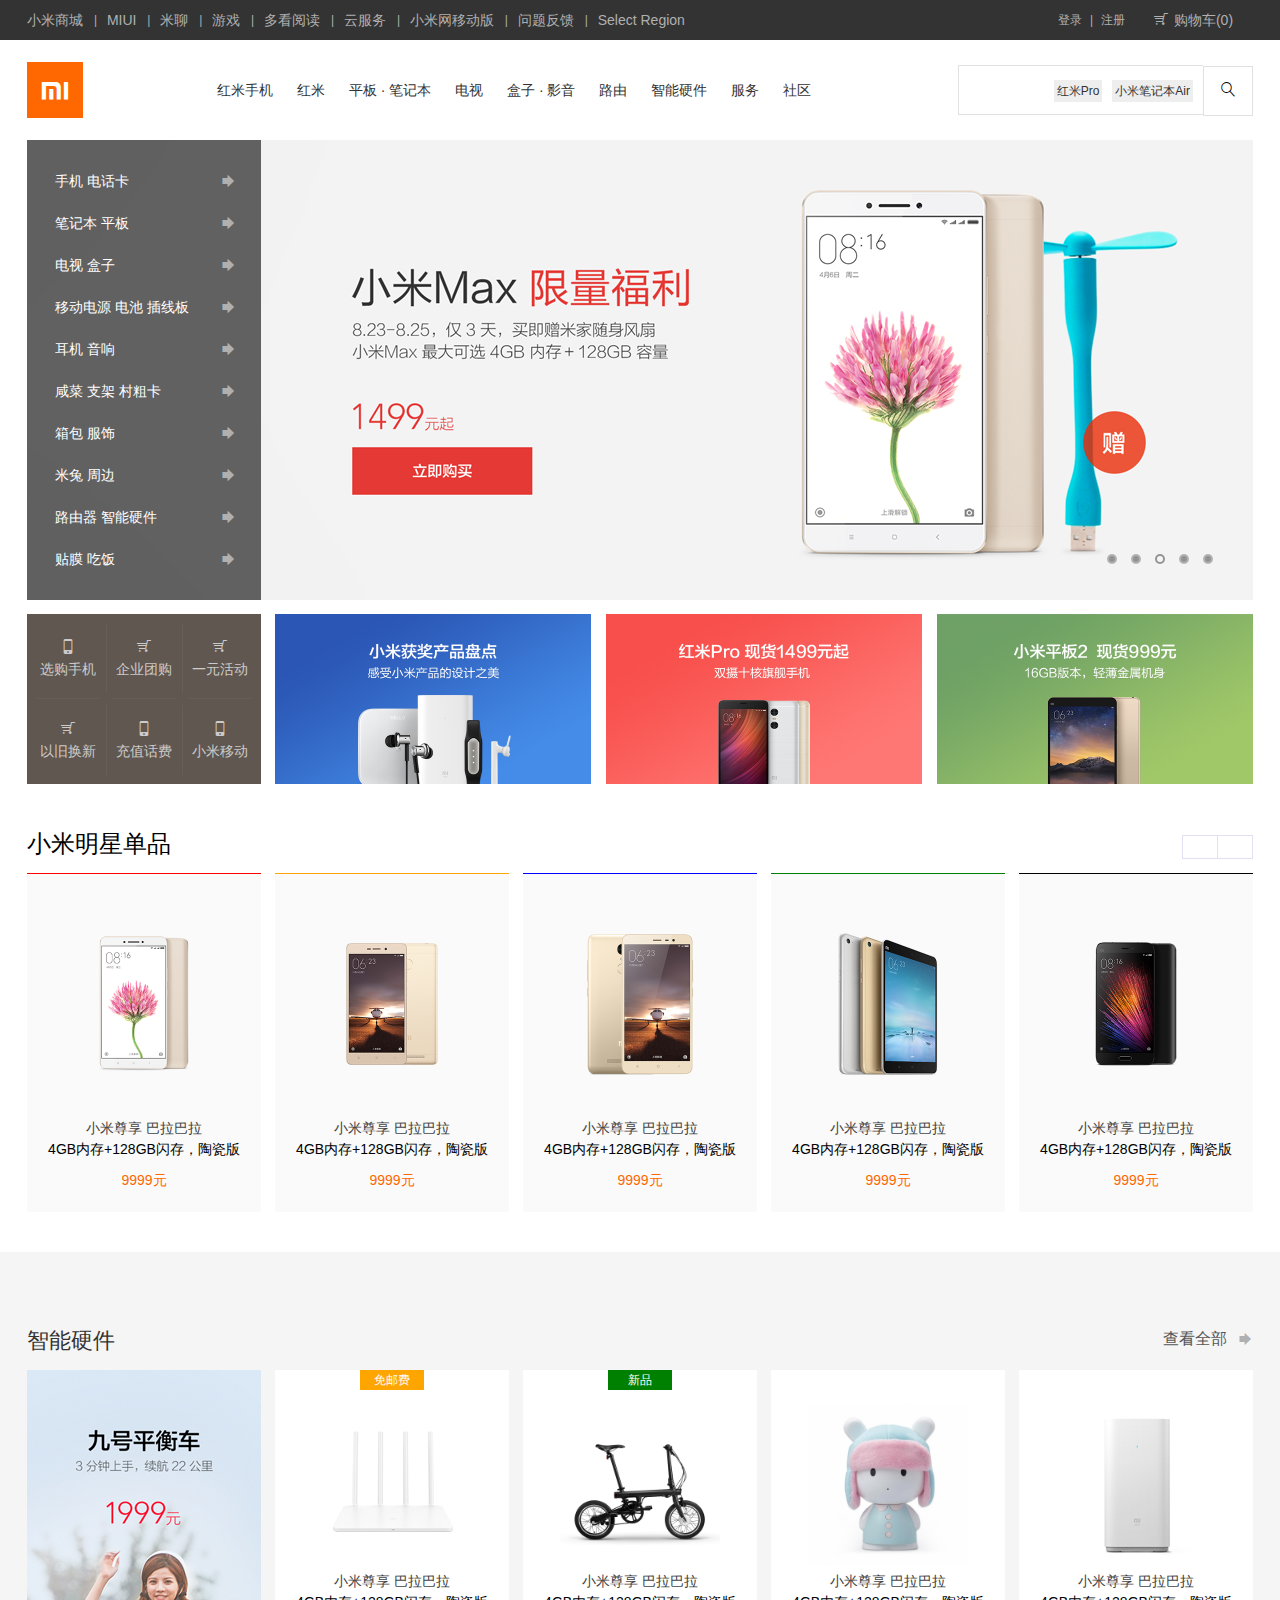
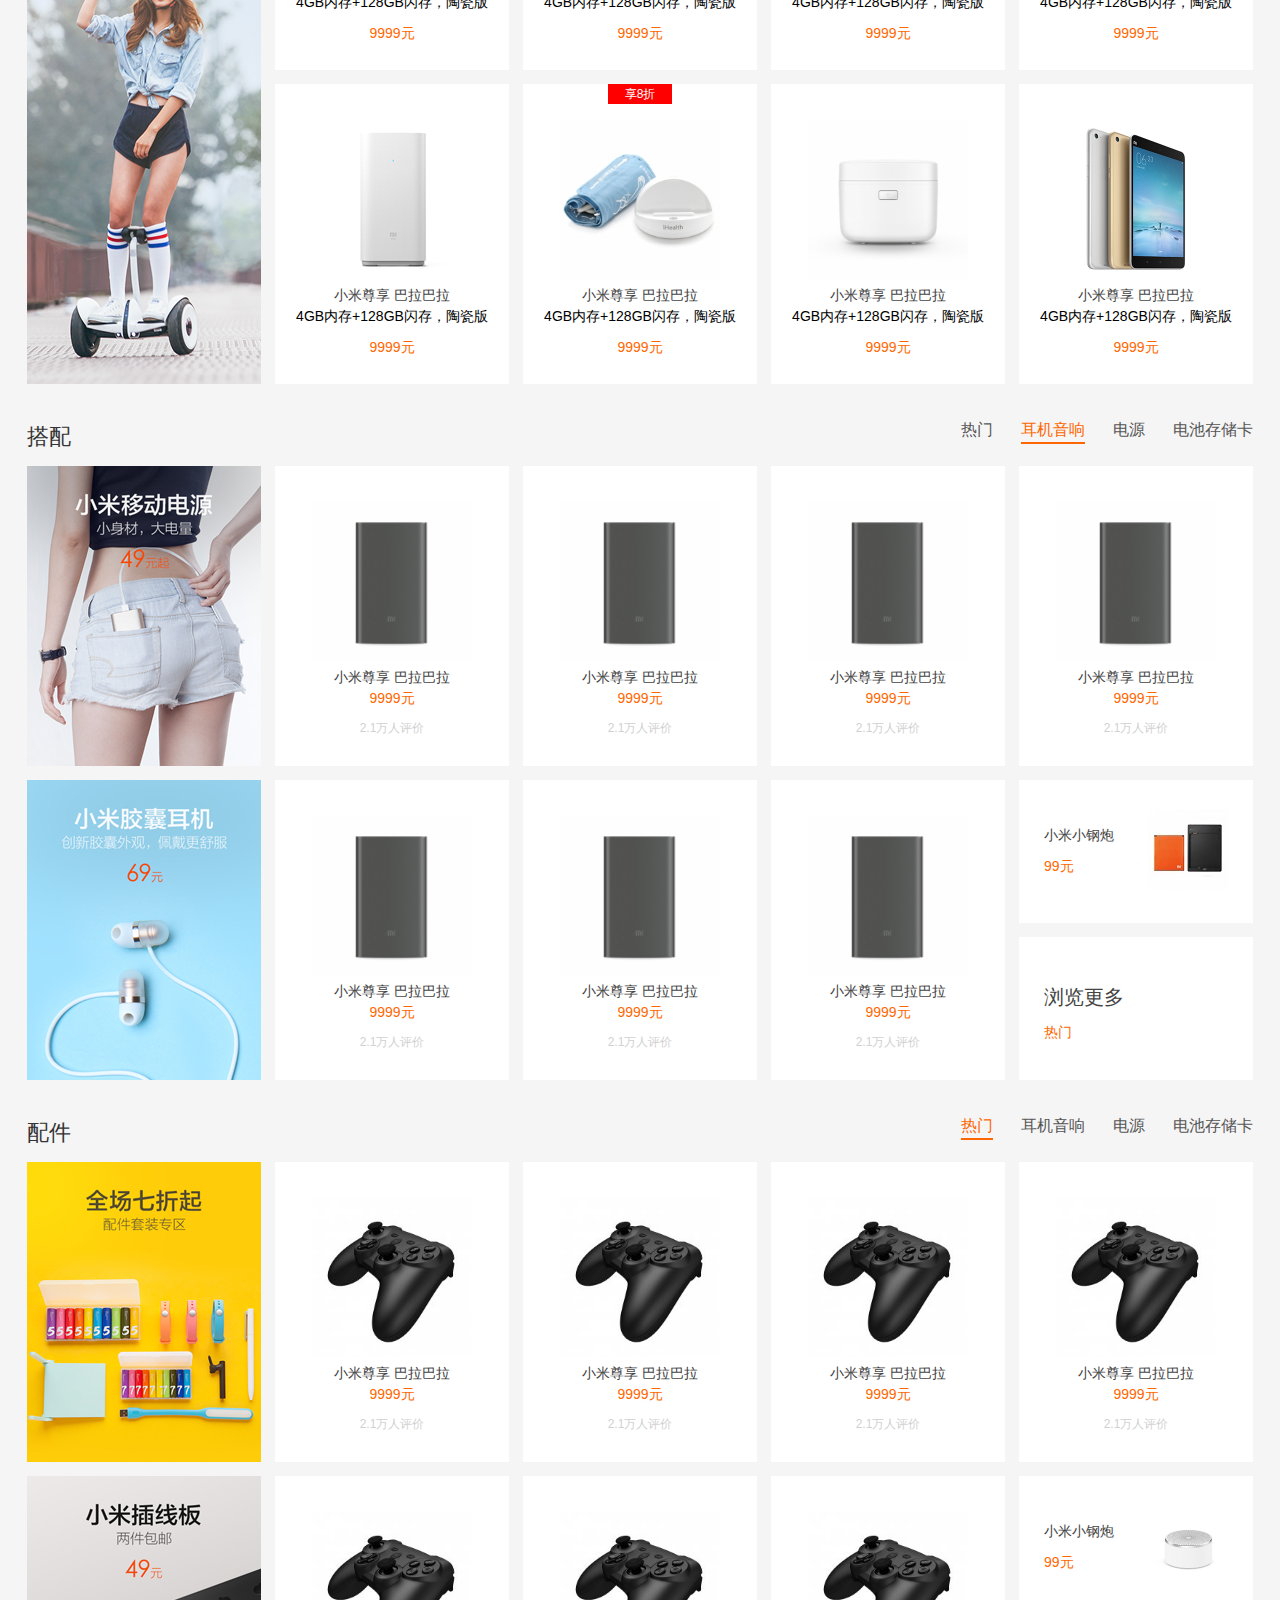
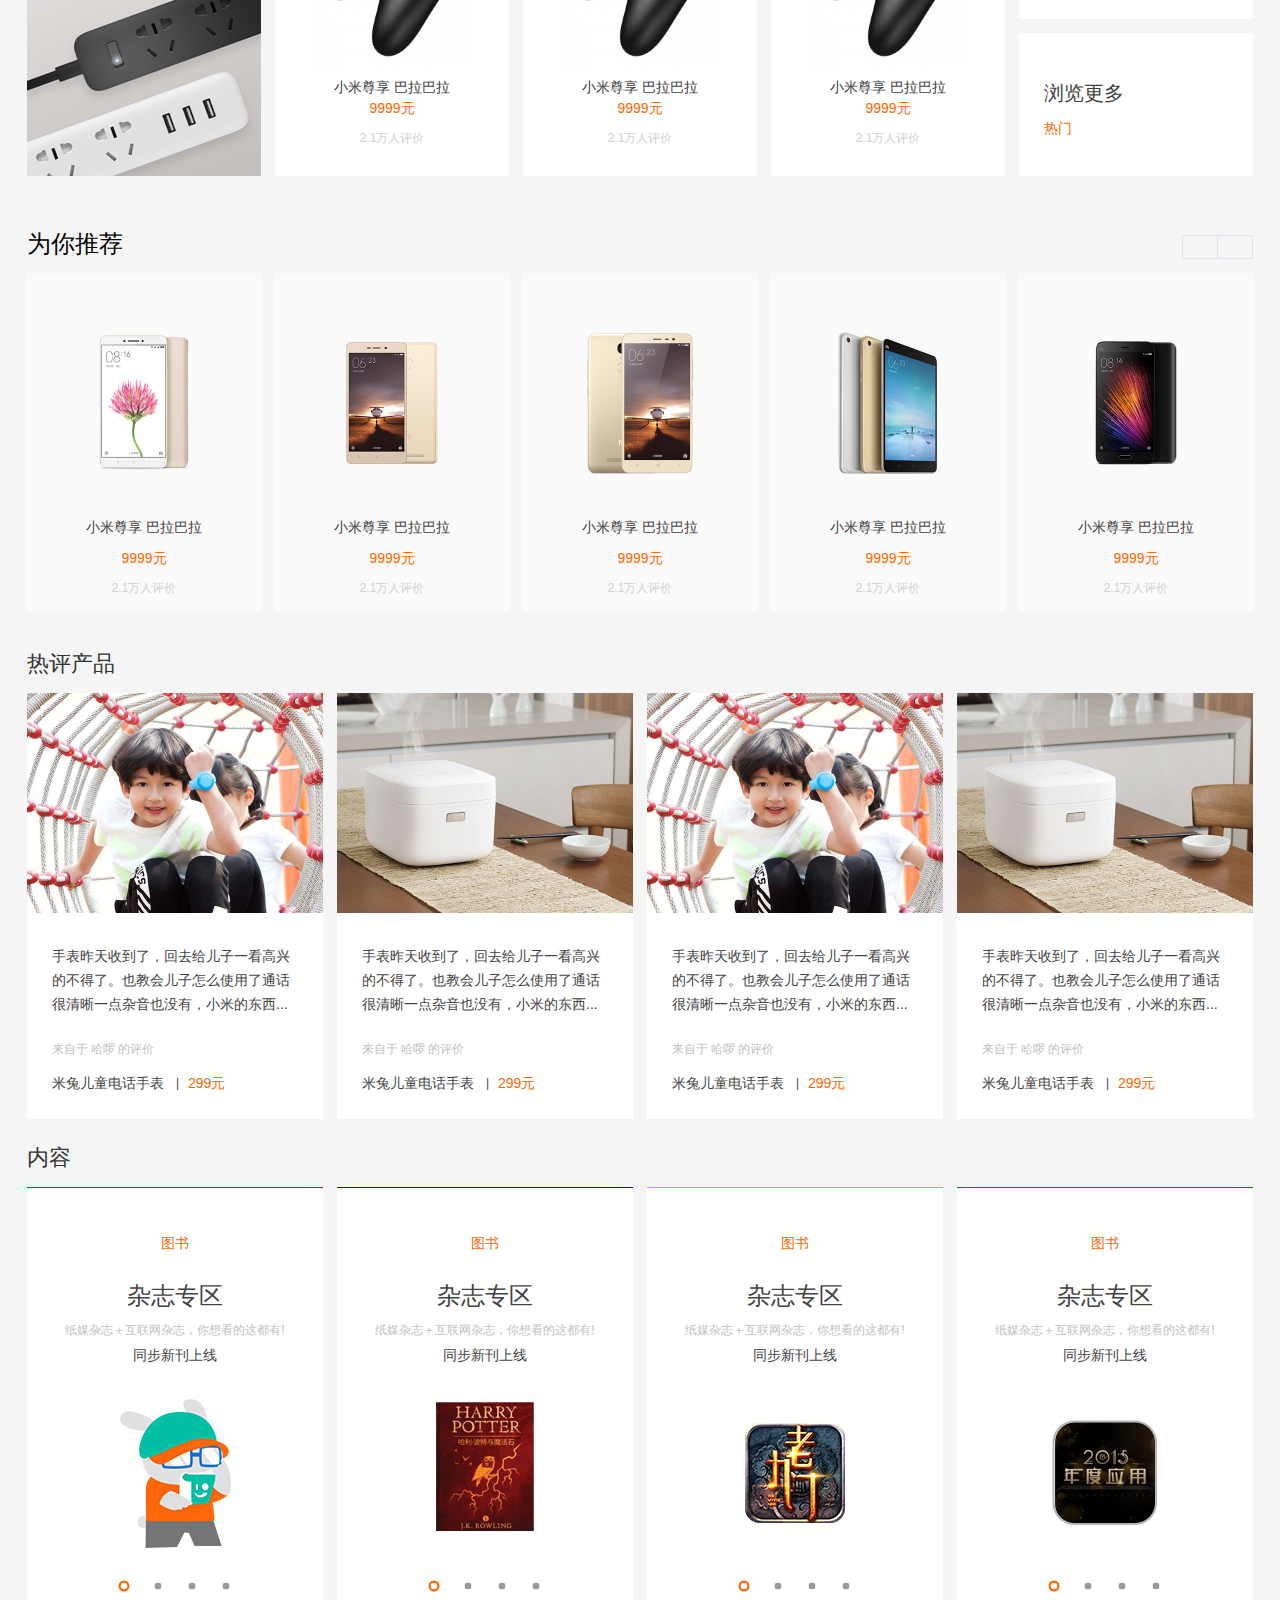
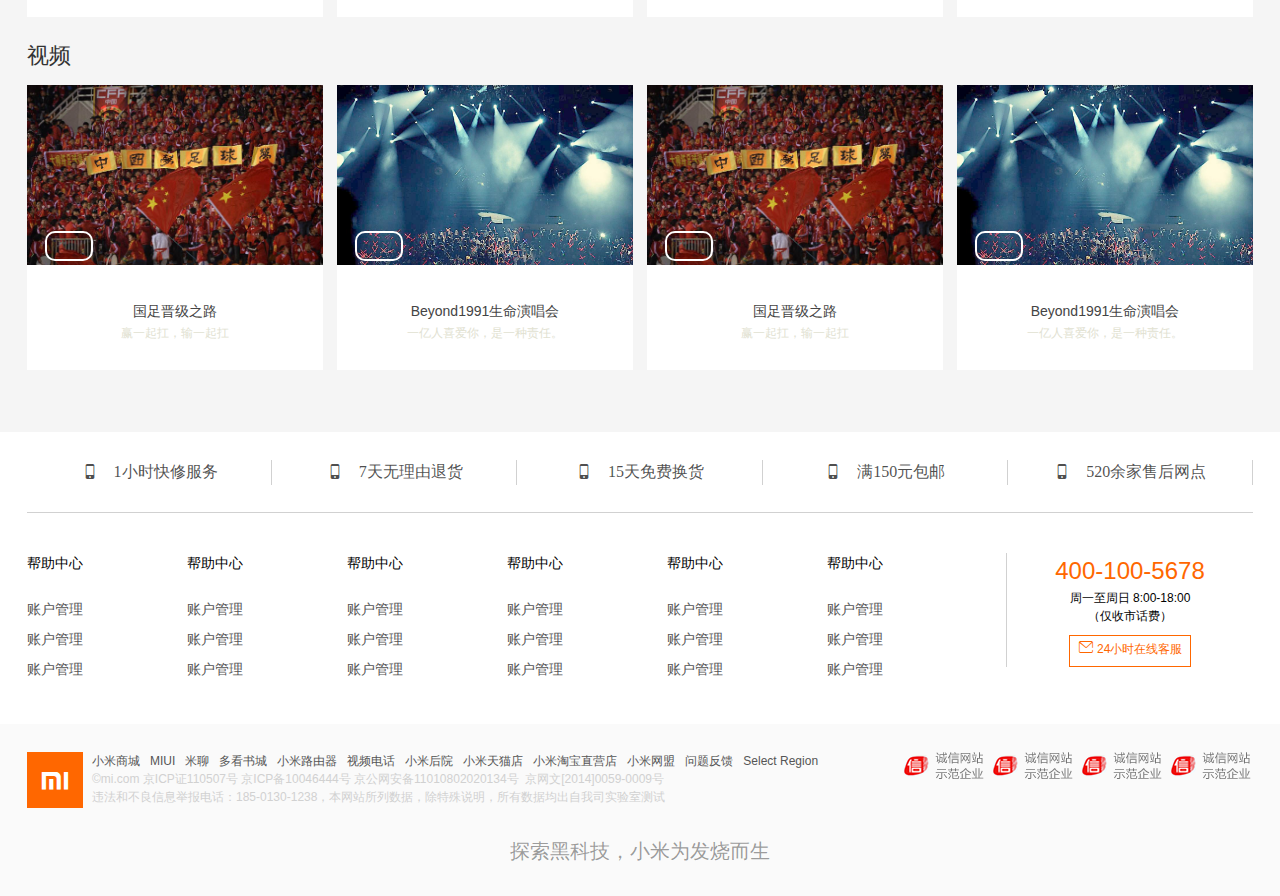
<file: index.html>
<!DOCTYPE html>
<html lang="en"><head><meta http-equiv="Content-Type" content="text/html; charset=UTF-8">
	
	<title>小米官方商城</title>
	<link rel="stylesheet" href="css/reset.css">
	<link rel="stylesheet" href="css/main.min.css">
	<link rel="stylesheet" href="css/iconfont.css">
</head>
<body>
<div class="wrapper" id="wrapper">
	<div class="header">
		<div class="container nav-container clearfix">
			<nav>
				<ul>
					<li><a href="javascript:void(0)">小米商城</a></li>
					<li><a href="javascript:void(0)">MIUI</a></li>
					<li><a href="javascript:void(0)">米聊</a></li>
					<li><a href="javascript:void(0)">游戏</a></li>
					<li><a href="javascript:void(0)">多看阅读</a></li>
					<li><a href="javascript:void(0)">云服务</a></li>
					<li><a href="javascript:void(0)">小米网移动版</a></li>
					<li><a href="javascript:void(0)">问题反馈</a></li>
					<li><a href="javascript:void(0)">Select Region</a></li>
				</ul>
			</nav>
			<div class="nav-car hide-car" id="nav-car">
				<span class="nav-car-icon" id="nav-car-icon"><i class="iconfont icon-gouwu"></i>购物车(<span>0</span>)</span>
				<div class="nav-car-menu" id="nav-car-menu">
					<div class="nav-car-menu-load" id="nav-car-menu-load">购物车中还没有商品，赶紧选购吧！</div>
				</div>
			</div>		
			<div class="nav-login" id="">
				<a href="login.html">登录</a>|<a href="javascript:void(0)">注册</a>
			</div>						
		</div>
	</div>
	<div class="content">
		<div class="content-tp" id="content-tp">
			<div class="container">
				<div class="shop-header clearfix">
					<a href="index.html" class="logo logo-r"><i class="iconfont icon-mi"></i></a>
					<div class="shop-nav" id="shop-nav">
						<ul>
							<li class="nav-item">
								<a href="javascript:void(0)" style="color: rgb(51, 51, 51);">红米手机</a>
								<div class="wrap-menu">
									<div class="nav-item-cont clearfix" id="nav-item-cont">
										<ul>
											<li class="nav-item-cont-list">
												<div class="figure">
													<a href="javascript:void(0)"><img src="img/shouji1.png" alt=""></a>
												</div>
												<div class="title"><a href="index.html#">红米Pro</a></div>
												<p>1499元起</p>
											</li>
											<li class="nav-item-cont-list">
												<div class="figure">
													<a href="javascript:void(0)"><img src="img/shouji1.png" alt=""></a>
												</div>
												<div class="title"><a href="index.html#">红米Pro</a></div>
												<p>1499元起</p>
											</li>
											<li class="nav-item-cont-list">
												<div class="figure">
													<a href="javascript:void(0)"><img src="img/shouji1.png" alt=""></a>
												</div>
												<div class="title"><a href="index.html#">红米Pro</a></div>
												<p>1499元起</p>
											</li>
											<li class="nav-item-cont-list">
												<div class="figure">
													<a href="javascript:void(0)"><img src="img/shouji1.png" alt=""></a>							
												</div>
												<div class="title"><a href="index.html#">红米Note 3</a></div>
												<p>899元起</p>
											</li>
											<li class="nav-item-cont-list">
												<div class="figure">
													<a href="javascript:void(0)"><img src="img/shouji1.png" alt=""></a>					
												</div>
												<div class="title"><a href="index.html#">红米手机3S</a></div>
												<p>699元起</p>
											</li>
											<li class="nav-item-cont-list">
												<div class="figure">
													<a href="javascript:void(0)"><img src="img/shouji1.png" alt=""></a>						
												</div>
												<div class="title"><a href="index.html#">红米手机3</a></div>
												<p>699元起</p>
											</li>
										</ul>
									</div>
								</div>
							</li>
							<li class="nav-item">
								<a href="javascript:void(0)" style="color: rgb(51, 51, 51);">红米</a>
								<div class="wrap-menu" id="wrap-menu">
									<div class="nav-item-cont clearfix">
										<ul>
											<li class="nav-item-cont-list">
												<div class="figure">
													<a href="javascript:void(0)"><img src="img/shouji5.png" alt=""></a>		
												</div>
												<div class="title"><a href="index.html#">手机1</a></div>
												<p>6949元起</p>
											</li>
											<li class="nav-item-cont-list">
												<div class="figure">
													<a href="javascript:void(0)"><img src="img/shouji5.png" alt=""></a>
												</div>
												<div class="title"><a href="index.html#">手机2</a></div>
												<p>6939元起</p>
											</li>
											<li class="nav-item-cont-list">
												<div class="figure">
													<a href="javascript:void(0)"><img src="img/shouji5.png" alt=""></a>
												</div>
												<div class="title"><a href="index.html#">手机3</a></div>
												<p>6929元起</p>
											</li>
											<li class="nav-item-cont-list">
												<div class="figure">
													<a href="javascript:void(0)"><img src="img/shouji5.png" alt=""></a>
												</div>
												<div class="title"><a href="index.html#">手机4</a></div>
												<p>6199元起</p>
											</li>
										</ul>
									</div>
								</div>
							</li>
							<li class="nav-item">
								<a href="javascript:void(0)" style="color: rgb(51, 51, 51);">平板 · 笔记本</a>
								<div class="wrap-menu" id="wrap-menu">
									<div class="nav-item-cont clearfix">
										<ul>
											<li class="nav-item-cont-list">
												<div class="figure">
													<a href="javascript:void(0)"><img src="img/shouji3.png" alt=""></a>		
												</div>
												<div class="title"><a href="index.html#">手机1</a></div>
												<p>6949元起</p>
											</li>
											<li class="nav-item-cont-list">
												<div class="figure">
													<a href="javascript:void(0)"><img src="img/shouji3.png" alt=""></a>
												</div>
												<div class="title"><a href="index.html#">手机2</a></div>
												<p>6939元起</p>
											</li>
											<li class="nav-item-cont-list">
												<div class="figure">
													<a href="javascript:void(0)"><img src="img/shouji3.png" alt=""></a>
												</div>
												<div class="title"><a href="index.html#">手机3</a></div>
												<p>6929元起</p>
											</li>
											<li class="nav-item-cont-list">
												<div class="figure">
													<a href="javascript:void(0)"><img src="img/shouji3.png" alt=""></a>
												</div>
												<div class="title"><a href="index.html#">手机4</a></div>
												<p>6199元起</p>
											</li>
										</ul>
									</div>
								</div>
							</li>
							<li class="nav-item">
								<a href="javascript:void(0)" style="color: rgb(51, 51, 51);">电视</a>
								<div class="wrap-menu" id="wrap-menu">
									<div class="nav-item-cont clearfix ">
										<ul>
											<li class="nav-item-cont-list">
												<div class="figure">
													<a href="javascript:void(0)"><img src="img/shouji7.png" alt=""></a>		
												</div>
												<div class="title"><a href="index.html#">手机1</a></div>
												<p>6949元起</p>
											</li>
											<li class="nav-item-cont-list">
												<div class="figure">
													<a href="javascript:void(0)"><img src="img/shouji7.png" alt=""></a>
												</div>
												<div class="title"><a href="index.html#">手机2</a></div>
												<p>6939元起</p>
											</li>
											<li class="nav-item-cont-list">
												<div class="figure">
													<a href="javascript:void(0)"><img src="img/shouji7.png" alt=""></a>
												</div>
												<div class="title"><a href="index.html#">手机3</a></div>
												<p>6929元起</p>
											</li>
											<li class="nav-item-cont-list">
												<div class="figure">
													<a href="javascript:void(0)"><img src="img/shouji7.png" alt=""></a>
												</div>
												<div class="title"><a href="index.html#">手机4</a></div>
												<p>6199元起</p>
											</li>
										</ul>
									</div>
								</div>
							</li>
							<li class="nav-item">
								<a href="javascript:void(0)" style="color: rgb(51, 51, 51);">盒子 · 影音</a>
								<div class="wrap-menu" id="wrap-menu">
									<div class="nav-item-cont clearfix">
										<ul>
											<li class="nav-item-cont-list">
												<div class="figure">
													<a href="javascript:void(0)"><img src="img/shouji9.png" alt=""></a>		
												</div>
												<div class="title"><a href="index.html#">手机1</a></div>
												<p>6949元起</p>
											</li>
											<li class="nav-item-cont-list">
												<div class="figure">
													<a href="javascript:void(0)"><img src="img/shouji9.png" alt=""></a>
												</div>
												<div class="title"><a href="index.html#">手机2</a></div>
												<p>6939元起</p>
											</li>
											<li class="nav-item-cont-list">
												<div class="figure">
													<a href="javascript:void(0)"><img src="img/shouji9.png" alt=""></a>
												</div>
												<div class="title"><a href="index.html#">手机3</a></div>
												<p>6929元起</p>
											</li>
											<li class="nav-item-cont-list">
												<div class="figure">
													<a href="javascript:void(0)"><img src="img/shouji9.png" alt=""></a>
												</div>
												<div class="title"><a href="index.html#">手机4</a></div>
												<p>6199元起</p>
											</li>
										</ul>
									</div>
								</div>
							</li>
							<li class="nav-item">
								<a href="javascript:void(0)" style="color: rgb(51, 51, 51);">路由</a>
								<div class="wrap-menu" id="wrap-menu">
									<div class="nav-item-cont clearfix">
										<ul>
											<li class="nav-item-cont-list">
												<div class="figure">
													<a href="javascript:void(0)"><img src="img/shouji2.png" alt=""></a>		
												</div>
												<div class="title"><a href="index.html#">手机1</a></div>
												<p>6949元起</p>
											</li>
											<li class="nav-item-cont-list">
												<div class="figure">
													<a href="javascript:void(0)"><img src="img/shouji2.png" alt=""></a>
												</div>
												<div class="title"><a href="index.html#">手机2</a></div>
												<p>6939元起</p>
											</li>
											<li class="nav-item-cont-list">
												<div class="figure">
													<a href="javascript:void(0)"><img src="img/shouji2.png" alt=""></a>
												</div>
												<div class="title"><a href="index.html#">手机3</a></div>
												<p>6929元起</p>
											</li>
											<li class="nav-item-cont-list">
												<div class="figure">
													<a href="javascript:void(0)"><img src="img/shouji2.png" alt=""></a>
												</div>
												<div class="title"><a href="index.html#">手机4</a></div>
												<p>6199元起</p>
											</li>
										</ul>
									</div>
								</div>
							</li>
							<li class="nav-item">
								<a href="javascript:void(0)" style="color: rgb(51, 51, 51);">智能硬件</a>
								<div class="wrap-menu" id="wrap-menu">
									<div class="nav-item-cont clearfix">
										<ul>
											<li class="nav-item-cont-list">
												<div class="figure">
													<a href="javascript:void(0)"><img src="img/shouji4.png" alt=""></a>		
												</div>
												<div class="title"><a href="index.html#">手机1</a></div>
												<p>6949元起</p>
											</li>
											<li class="nav-item-cont-list">
												<div class="figure">
													<a href="javascript:void(0)"><img src="img/shouji4.png" alt=""></a>
												</div>
												<div class="title"><a href="index.html#">手机2</a></div>
												<p>6939元起</p>
											</li>
											<li class="nav-item-cont-list">
												<div class="figure">
													<a href="javascript:void(0)"><img src="img/shouji4.png" alt=""></a>
												</div>
												<div class="title"><a href="index.html#">手机3</a></div>
												<p>6929元起</p>
											</li>
											<li class="nav-item-cont-list">
												<div class="figure">
													<a href="javascript:void(0)"><img src="img/shouji4.png" alt=""></a>
												</div>
												<div class="title"><a href="index.html#">手机4</a></div>
												<p>6199元起</p>
											</li>
										</ul>
									</div>
								</div>
							</li>
							<li class="nav-item">
								<a href="javascript:void(0)" style="color: rgb(51, 51, 51);">服务</a>
							</li>
							<li class="nav-item">
								<a href="javascript:void(0)" style="color: rgb(51, 51, 51);">社区</a>
							</li>
						</ul>
					</div>
					<div class="shop-search" id="shop-search">
						<div class="shop-tip" id="shop-tip">
							<a href="index.html#">红米Pro</a><a href="index.html#">小米笔记本Air</a>
						</div>
						<form action="index.html">
							<label class="shop-inputs" id="shop-inputs" for="">
								<input class="search-text" type="search" id="search" autocomplete="off" data-search="{&#39;defaultWords&#39;:[{&#39;Key&#39;:&#39;小米手机5&#39;,&#39;Rst&#39;:11},{&#39;Key&#39;:&#39;空气净化器2&#39;,&#39;Rst&#39;:1},{&#39;Key&#39;:&#39;活塞耳机&#39;,&#39;Rst&#39;:4},{&#39;Key&#39;:&#39;小米路由器&#39;,&#39;Rst&#39;:8},{&#39;Key&#39;:&#39;移动电源&#39;,&#39;Rst&#39;:21},{&#39;Key&#39;:&#39;运动相机&#39;,&#39;Rst&#39;:3},{&#39;Key&#39;:&#39;小蚁摄像机&#39;,&#39;Rst&#39;:2},{&#39;Key&#39;:&#39;小米体重秤&#39;,&#39;Rst&#39;:1},{&#39;Key&#39;:&#39;小米插线板&#39;,&#39;Rst&#39;:13},{&#39;Key&#39;:&#39;配件优惠套装&#39;,&#39;Rst&#39;:32}]}">	
							</label><label for="" class="shop-submit" id="shop-submit">
								<input type="submit" class="iconfont" value="&#xe621">
							</label>
						</form>
						<div class="search-res" id="search-res">
							<ul><li><a href="login.html">小米手机5</a><span>约有11件</span></li><li><a href="login.html">空气净化器2</a><span>约有1件</span></li><li><a href="login.html">活塞耳机</a><span>约有4件</span></li><li><a href="login.html">小米路由器</a><span>约有8件</span></li><li><a href="login.html">移动电源</a><span>约有21件</span></li><li><a href="login.html">运动相机</a><span>约有3件</span></li><li><a href="login.html">小蚁摄像机</a><span>约有2件</span></li><li><a href="login.html">小米体重秤</a><span>约有1件</span></li><li><a href="login.html">小米插线板</a><span>约有13件</span></li><li><a href="login.html">配件优惠套装</a><span>约有32件</span></li></ul>
						</div>					
					</div>
				</div>
				<div class="banner clearfix">
					<div class="banner-wrap" id="banner-wrap">
						<ul>
							<li id="page1" class="page-b"><a href="index.html#"><img src="img/lunbo1.png" alt=""></a></li>
							<li id="page2" class="page-b"><a href="index.html#"><img src="img/lunbo2.png" alt=""></a></li>
							<li id="page3" class="page-b opActive"><a href="index.html#"><img src="img/lunbo3.png" alt=""></a></li>
							<li id="page4" class="page-b"><a href="index.html#"><img src="img/lunbo4.png" alt=""></a></li>
							<li id="page5" class="page-b"><a href="index.html#"><img src="img/lunbo5.png" alt=""></a></li>
						</ul>
						<i class="iconfont incon-left"></i><i class="iconfont incon-right"></i>
						<div class="ban-page">
							<div class="page-item"><a href="javascript:void(0)" data-page="1" class=""></a></div>
							<div class="page-item"><a href="javascript:void(0)" data-page="2" class=""></a></div>
							<div class="page-item"><a href="javascript:void(0)" data-page="3" class="pItemA"></a></div>
							<div class="page-item"><a href="javascript:void(0)" data-page="4" class=""></a></div>
							<div class="page-item"><a href="javascript:void(0)" data-page="5" class=""></a></div>
						</div>
					</div>
				</div>
				<aside class="aside">
					<ul class="aside-wrap">
						<li class="category">
							<a href="index.html">手机 电话卡<i class="iconfont icon-right"></i></a>
							<div class="children children-col-2"> 
								<ul>
									<li><a href="index.html"><img src="img/shoujix1.png" alt="">小米手机5</a><a href="index.html">选购</a></li>
									<li><a href="index.html"><img src="img/shoujix2.png" alt="">小米手机5</a><a href="index.html">选购</a></li>
									<li><a href="index.html"><img src="img/shoujix3.png" alt="">小米手机5</a><a href="index.html">选购</a></li>
									<li><a href="index.html"><img src="img/shoujix4.png" alt="">小米手机5</a><a href="index.html">选购</a></li>
									<li><a href="index.html"><img src="img/shoujix5.png" alt="">小米手机5</a><a href="index.html">选购</a></li>
									<li><a href="index.html"><img src="img/shoujix1.png" alt="">小米手机5</a><a href="index.html">选购</a></li>
								</ul>
								<ul>
									<li><a href="index.html"><img src="img/shoujix5.png" alt="">小米手机5</a><a href="index.html">选购</a></li>
									<li><a href="index.html"><img src="img/shoujix4.png" alt="">小米手机5</a><a href="index.html">选购</a></li>
									<li><a href="index.html"><img src="img/shoujix3.png" alt="">小米手机5</a><a href="index.html">选购</a></li>
									<li><a href="index.html"><img src="img/shoujix2.png" alt="">小米手机5</a><a href="index.html">选购</a></li>
									<li><a href="index.html"><img src="img/shoujix1.png" alt="">小米手机5</a><a href="index.html">选购</a></li>
									<li><a href="index.html"><img src="img/shoujix1.png" alt="">小米手机5</a><a href="index.html">选购</a></li>
								</ul>
							</div>
						</li>
						<li class="category">
							<a href="index.html">笔记本 平板<i class="iconfont  icon-right"></i></a>
							<div class="children children-col-3">
								<ul>
									<li><a href="index.html"><img src="img/shoujix3.png" alt="">小米手机5</a><a href="index.html">选购</a></li>
									<li><a href="index.html"><img src="img/shoujix4.png" alt="">小米手机5</a><a href="index.html">选购</a></li>
									<li><a href="index.html"><img src="img/shoujix1.png" alt="">小米手机5</a><a href="index.html">选购</a></li>
									<li><a href="index.html"><img src="img/shoujix2.png" alt="">小米手机5</a><a href="index.html">选购</a></li>
									<li><a href="index.html"><img src="img/shoujix1.png" alt="">小米手机5</a><a href="index.html">选购</a></li>
									<li><a href="index.html"><img src="img/shoujix4.png" alt="">小米手机5</a><a href="index.html">选购</a></li>
								</ul>
								<ul>
									<li><a href="index.html"><img src="img/shoujix1.png" alt="">小米手机5</a><a href="index.html">选购</a></li>
									<li><a href="index.html"><img src="img/shoujix5.png" alt="">小米手机5</a><a href="index.html">选购</a></li>
									<li><a href="index.html"><img src="img/shoujix1.png" alt="">小米手机5</a><a href="index.html">选购</a></li>
									<li><a href="index.html"><img src="img/shoujix3.png" alt="">小米手机5</a><a href="index.html">选购</a></li>
									<li><a href="index.html"><img src="img/shoujix1.png" alt="">小米手机5</a><a href="index.html">选购</a></li>
									<li><a href="index.html"><img src="img/shoujix2.png" alt="">小米手机5</a><a href="index.html">选购</a></li>
								</ul>
								<ul>
									<li><a href="index.html"><img src="img/shoujix1.png" alt="">小米手机5</a><a href="index.html">选购</a></li>
									<li><a href="index.html"><img src="img/shoujix1.png" alt="">小米手机5</a><a href="index.html">选购</a></li>
									<li><a href="index.html"><img src="img/shoujix1.png" alt="">小米手机5</a><a href="index.html">选购</a></li>
									<li><a href="index.html"><img src="img/shoujix2.png" alt="">小米手机5</a><a href="index.html">选购</a></li>
								</ul>
							</div>
						</li>
						<li class="category">
							<a href="index.html">电视 盒子<i class="iconfont icon-right"></i></a>
							<div class="children">
								<ul>
									<li><a href="index.html"><img src="img/shoujix2.png" alt="">小米手机5</a><a href="index.html">选购</a></li>
									<li><a href="index.html"><img src="img/shoujix4.png" alt="">小米手机5</a><a href="index.html">选购</a></li>
									<li><a href="index.html"><img src="img/shoujix4.png" alt="">小米手机5</a><a href="index.html">选购</a></li>
									<li><a href="index.html"><img src="img/shoujix1.png" alt="">小米手机5</a><a href="index.html">选购</a></li>
									<li><a href="index.html"><img src="img/shoujix1.png" alt="">小米手机5</a><a href="index.html">选购</a></li>
								</ul>
							</div>
						</li>
						<li class="category">
							<a href="index.html">移动电源 电池 插线板<i class="iconfont icon-right"></i></a>
							<div class="children children-col-3">
								<ul>
									<li><a href="index.html"><img src="img/shoujix1.png" alt="">小米手机5</a><a href="index.html">选购</a></li>
									<li><a href="index.html"><img src="img/shoujix1.png" alt="">小米手机5</a><a href="index.html">选购</a></li>
									<li><a href="index.html"><img src="img/shoujix3.png" alt="">小米手机5</a><a href="index.html">选购</a></li>
									<li><a href="index.html"><img src="img/shoujix1.png" alt="">小米手机5</a><a href="index.html">选购</a></li>
									<li><a href="index.html"><img src="img/shoujix3.png" alt="">小米手机5</a><a href="index.html">选购</a></li>
									<li><a href="index.html"><img src="img/shoujix1.png" alt="">小米手机5</a><a href="index.html">选购</a></li>
								</ul>
								<ul>
									<li><a href="index.html"><img src="img/shoujix2.png" alt="">小米手机5</a><a href="index.html">选购</a></li>
									<li><a href="index.html"><img src="img/shoujix3.png" alt="">小米手机5</a><a href="index.html">选购</a></li>
									<li><a href="index.html"><img src="img/shoujix1.png" alt="">小米手机5</a><a href="index.html">选购</a></li>
									<li><a href="index.html"><img src="img/shoujix1.png" alt="">小米手机5</a><a href="index.html">选购</a></li>
									<li><a href="index.html"><img src="img/shoujix5.png" alt="">小米手机5</a><a href="index.html">选购</a></li>
									<li><a href="index.html"><img src="img/shoujix1.png" alt="">小米手机5</a><a href="index.html">选购</a></li>
								</ul>
								<ul>
									<li><a href="index.html"><img src="img/shoujix4.png" alt="">小米手机5</a><a href="index.html">选购</a></li>
								</ul>
							</div>
						</li>
						<li class="category">
							<a href="index.html">耳机 音响<i class="iconfont icon-right"></i></a>
							<div class="children children-col-2">
								<ul>
									<li><a href="index.html"><img src="img/shoujix1.png" alt="">小米手机5</a><a href="index.html">选购</a></li>
									<li><a href="index.html"><img src="img/shoujix2.png" alt="">小米手机5</a><a href="index.html">选购</a></li>
									<li><a href="index.html"><img src="img/shoujix3.png" alt="">小米手机5</a><a href="index.html">选购</a></li>
									<li><a href="index.html"><img src="img/shoujix4.png" alt="">小米手机5</a><a href="index.html">选购</a></li>
									<li><a href="index.html"><img src="img/shoujix5.png" alt="">小米手机5</a><a href="index.html">选购</a></li>
									<li><a href="index.html"><img src="img/shoujix1.png" alt="">小米手机5</a><a href="index.html">选购</a></li>
								</ul>
								<ul>
									<li><a href="index.html"><img src="img/shoujix5.png" alt="">小米手机5</a><a href="index.html">选购</a></li>
									<li><a href="index.html"><img src="img/shoujix4.png" alt="">小米手机5</a><a href="index.html">选购</a></li>
								</ul>
							</div>
						</li>
						<li class="category">
							<a href="index.html">咸菜 支架 村粗卡<i class="iconfont icon-right"></i></a>
							<div class="children children-col-3">
								<ul>
									<li><a href="index.html"><img src="img/shoujix1.png" alt="">小米手机5</a><a href="index.html">选购</a></li>
									<li><a href="index.html"><img src="img/shoujix1.png" alt="">小米手机5</a><a href="index.html">选购</a></li>
									<li><a href="index.html"><img src="img/shoujix3.png" alt="">小米手机5</a><a href="index.html">选购</a></li>
									<li><a href="index.html"><img src="img/shoujix1.png" alt="">小米手机5</a><a href="index.html">选购</a></li>
									<li><a href="index.html"><img src="img/shoujix3.png" alt="">小米手机5</a><a href="index.html">选购</a></li>
									<li><a href="index.html"><img src="img/shoujix1.png" alt="">小米手机5</a><a href="index.html">选购</a></li>
								</ul>
								<ul>
									<li><a href="index.html"><img src="img/shoujix2.png" alt="">小米手机5</a><a href="index.html">选购</a></li>
									<li><a href="index.html"><img src="img/shoujix3.png" alt="">小米手机5</a><a href="index.html">选购</a></li>
									<li><a href="index.html"><img src="img/shoujix1.png" alt="">小米手机5</a><a href="index.html">选购</a></li>
									<li><a href="index.html"><img src="img/shoujix1.png" alt="">小米手机5</a><a href="index.html">选购</a></li>
									<li><a href="index.html"><img src="img/shoujix5.png" alt="">小米手机5</a><a href="index.html">选购</a></li>
									<li><a href="index.html"><img src="img/shoujix1.png" alt="">小米手机5</a><a href="index.html">选购</a></li>
								</ul>
								<ul>
									<li><a href="index.html"><img src="img/shoujix4.png" alt="">小米手机5</a><a href="index.html">选购</a></li>
									<li><a href="index.html"><img src="img/shoujix3.png" alt="">小米手机5</a><a href="index.html">选购</a></li>
									<li><a href="index.html"><img src="img/shoujix1.png" alt="">小米手机5</a><a href="index.html">选购</a></li>
									<li><a href="index.html"><img src="img/shoujix5.png" alt="">小米手机5</a><a href="index.html">选购</a></li>
								</ul>
							</div>
						</li>
						<li class="category">
							<a href="index.html">箱包 服饰<i class="iconfont icon-right"></i></a>
							<div class="children children-col-1">
								<ul>
									<li><a href="index.html"><img src="img/shoujix4.png" alt="">小米手机5</a><a href="index.html">选购</a></li>
									<li><a href="index.html"><img src="img/shoujix3.png" alt="">小米手机5</a><a href="index.html">选购</a></li>
									<li><a href="index.html"><img src="img/shoujix1.png" alt="">小米手机5</a><a href="index.html">选购</a></li>
									<li><a href="index.html"><img src="img/shoujix5.png" alt="">小米手机5</a><a href="index.html">选购</a></li>
								</ul>
							</div>
						</li>
						<li class="category">
							<a href="index.html">米兔 周边<i class="iconfont icon-right"></i></a>
							<div class="children children-col-2">
								<ul>
									<li><a href="index.html"><img src="img/shoujix2.png" alt="">小米手机5</a><a href="index.html">选购</a></li>
									<li><a href="index.html"><img src="img/shoujix4.png" alt="">小米手机5</a><a href="index.html">选购</a></li>
									<li><a href="index.html"><img src="img/shoujix4.png" alt="">小米手机5</a><a href="index.html">选购</a></li>
									<li><a href="index.html"><img src="img/shoujix1.png" alt="">小米手机5</a><a href="index.html">选购</a></li>
									<li><a href="index.html"><img src="img/shoujix1.png" alt="">小米手机5</a><a href="index.html">选购</a></li>
									<li><a href="index.html"><img src="img/shoujix5.png" alt="">小米手机5</a><a href="index.html">选购</a></li>
								</ul>
								<ul>
									<li><a href="index.html"><img src="img/shoujix2.png" alt="">小米手机5</a><a href="index.html">选购</a></li>
									<li><a href="index.html"><img src="img/shoujix4.png" alt="">小米手机5</a><a href="index.html">选购</a></li>
									<li><a href="index.html"><img src="img/shoujix4.png" alt="">小米手机5</a><a href="index.html">选购</a></li>
									<li><a href="index.html"><img src="img/shoujix1.png" alt="">小米手机5</a><a href="index.html">选购</a></li>
								</ul>
							</div>
						</li>
						<li class="category">
							<a href="index.html">路由器 智能<i class="iconfont icon-right"></i>硬件</a>
							<div class="children children-col-2">
								<ul>
									<li><a href="index.html"><img src="img/shoujix2.png" alt="">小米手机5</a><a href="index.html">选购</a></li>
									<li><a href="index.html"><img src="img/shoujix4.png" alt="">小米手机5</a><a href="index.html">选购</a></li>
									<li><a href="index.html"><img src="img/shoujix4.png" alt="">小米手机5</a><a href="index.html">选购</a></li>
									<li><a href="index.html"><img src="img/shoujix1.png" alt="">小米手机5</a><a href="index.html">选购</a></li>
									<li><a href="index.html"><img src="img/shoujix1.png" alt="">小米手机5</a><a href="index.html">选购</a></li>
									<li><a href="index.html"><img src="img/shoujix5.png" alt="">小米手机5</a><a href="index.html">选购</a></li>
								</ul>
								<ul>
									<li><a href="index.html"><img src="img/shoujix2.png" alt="">小米手机5</a><a href="index.html">选购</a></li>
									<li><a href="index.html"><img src="img/shoujix4.png" alt="">小米手机5</a><a href="index.html">选购</a></li>
								</ul>
							</div>
						</li>
						<li class="category">
							<a href="index.html">贴膜 吃饭<i class="iconfont icon-right"></i></a>
							<div class="children children-col-3">
								<ul>
									<li><a href="index.html"><img src="img/shoujix2.png" alt="">小米手机5</a><a href="index.html">选购</a></li>
									<li><a href="index.html"><img src="img/shoujix4.png" alt="">小米手机5</a><a href="index.html">选购</a></li>
									<li><a href="index.html"><img src="img/shoujix4.png" alt="">小米手机5</a><a href="index.html">选购</a></li>
									<li><a href="index.html"><img src="img/shoujix1.png" alt="">小米手机5</a><a href="index.html">选购</a></li>
									<li><a href="index.html"><img src="img/shoujix1.png" alt="">小米手机5</a><a href="index.html">选购</a></li>
									<li><a href="index.html"><img src="img/shoujix5.png" alt="">小米手机5</a><a href="index.html">选购</a></li>
								</ul>
								<ul>
									<li><a href="index.html"><img src="img/shoujix2.png" alt="">小米手机5</a><a href="index.html">选购</a></li>
									<li><a href="index.html"><img src="img/shoujix4.png" alt="">小米手机5</a><a href="index.html">选购</a></li>
									<li><a href="index.html"><img src="img/shoujix4.png" alt="">小米手机5</a><a href="index.html">选购</a></li>
									<li><a href="index.html"><img src="img/shoujix1.png" alt="">小米手机5</a><a href="index.html">选购</a></li>
									<li><a href="index.html"><img src="img/shoujix1.png" alt="">小米手机5</a><a href="index.html">选购</a></li>
									<li><a href="index.html"><img src="img/shoujix5.png" alt="">小米手机5</a><a href="index.html">选购</a></li>
								</ul>
								<ul>
									<li><a href="index.html"><img src="img/shoujix2.png" alt="">小米手机5</a><a href="index.html">选购</a></li>
									<li><a href="index.html"><img src="img/shoujix4.png" alt="">小米手机5</a><a href="index.html">选购</a></li>
									<li><a href="index.html"><img src="img/shoujix4.png" alt="">小米手机5</a><a href="index.html">选购</a></li>
									<li><a href="index.html"><img src="img/shoujix1.png" alt="">小米手机5</a><a href="index.html">选购</a></li>
								</ul>
							</div>
						</li>
					</ul>
				</aside>
				<div class="home-tp-sub clearfix">
					<div class="span4">
						<ul class="clearfix">
							<li class="top left"><a href="index.html#"><i class="iconfont icon-shouji"></i>选购手机</a></li>
							<li class="top"><a href="index.html#"><i class="iconfont icon-gouwu"></i>企业团购</a></li>
							<li class="top"><a href="index.html#"><i class="iconfont icon-gouwu"></i>一元活动</a></li>
							<li class="left"><a href="index.html#"><i class="iconfont icon-gouwu"></i>以旧换新</a></li>
							<li><a href="index.html#"><i class="iconfont icon-shouji"></i>充值话费</a></li>
							<li><a href="index.html#"><i class="iconfont icon-shouji"></i>小米移动</a></li>
						</ul>
					</div>
					<div class="span16">
						<ul>
							<li class="frist"><a href="index.html#"><img src="img/spansub1.png" alt=""></a></li>
							<li><a href="index.html#"><img src="img/spansub3.png" alt=""></a></li>
							<li><a href="index.html#"><img src="img/spansub5.png" alt=""></a></li>
						</ul>
					</div>
				</div>
				<div class="mi-star">
					<h2 class="mi-star-hd">小米明星单品</h2>
					<div class="mi-star-more">
						<i class="iconfont ctr" id="ctr-lf" style="color: rgba(0, 0, 0, 0.2);"></i><i class="iconfont ctr ctrColor" id="ctr-rt" style="color: rgba(0, 0, 0, 0.6);"></i>
					</div>
					<div class="mi-star-main">
						<ul class="clearfix dong" id="dong" style="margin-left: 0px;">
							<li class="top-red">
								<a href="index.html"><img src="img/mistar.png" alt=""></a>
								<h3 class="title"><a href="index.html#">小米尊享 巴拉巴拉</a></h3>
								<p>4GB内存+128GB闪存，陶瓷版</p>
								<span>9999元</span>
							</li>
							<li class="top-orange">
								<a href="index.html"><img src="img/mistar1.png" alt=""></a>
								<h3 class="title"><a href="index.html#">小米尊享 巴拉巴拉</a></h3>
								<p>4GB内存+128GB闪存，陶瓷版</p>
								<span>9999元</span>
							</li>
							<li class="top-blue">
								<a href="index.html"><img src="img/mistar2.png" alt=""></a>
								<h3 class="title"><a href="index.html#">小米尊享 巴拉巴拉</a></h3>
								<p>4GB内存+128GB闪存，陶瓷版</p>
								<span>9999元</span>
							</li>
							<li class="top-green">
								<a href="index.html"><img src="img/mistar3.png" alt=""></a>
								<h3 class="title"><a href="index.html#">小米尊享 巴拉巴拉</a></h3>
								<p>4GB内存+128GB闪存，陶瓷版</p>
								<span>9999元</span>
							</li>
							<li class="top-black">
								<a href="index.html"><img src="img/mistar4.png" alt=""></a>
								<h3 class="title"><a href="index.html#">小米尊享 巴拉巴拉</a></h3>
								<p>4GB内存+128GB闪存，陶瓷版</p>
								<span>9999元</span>
							</li>
							<li class="top-red">
								<a href="index.html"><img src="img/mistar5.png" alt=""></a>
								<h3 class="title"><a href="index.html#">小米尊享 巴拉巴拉</a></h3>
								<p>4GB内存+128GB闪存，陶瓷版</p>
								<span>9999元</span>
							</li>
							<li class="top-blue">
								<a href="index.html"><img src="img/mistar6.png" alt=""></a>
								<h3 class="title"><a href="index.html#">小米尊享 巴拉巴拉</a></h3>
								<p>4GB内存+128GB闪存，陶瓷版</p>
								<span>9999元</span>
							</li>
							<li class="top-black">
								<a href="index.html"><img src="img/mistar3.png" alt=""></a>
								<h3 class="title"><a href="index.html#">小米尊享 巴拉巴拉</a></h3>
								<p>4GB内存+128GB闪存，陶瓷版</p>
								<span>9999元</span>
							</li>
							<li class="top-green">
								<a href="index.html"><img src="img/mistar4.png" alt=""></a>
								<h3 class="title"><a href="index.html#">小米尊享 巴拉巴拉</a></h3>
								<p>4GB内存+128GB闪存，陶瓷版</p>
								<span>9999元</span>
							</li>
							<li class="top-orange">
								<a href="index.html"><img src="img/mistar1.png" alt=""></a>
								<h3 class="title"><a href="index.html#">小米尊享 巴拉巴拉</a></h3>
								<p>4GB内存+128GB闪存，陶瓷版</p>
								<span>9999元</span>
							</li>
						</ul>
					</div>
				</div>
			</div>
		</div>
		<div class="shop-nav-w" id="shop-nav-w" style="border-top: 1px solid rgb(225, 225, 225); display: none;">
									<div class="nav-item-cont clearfix">
										<ul>
											<li class="nav-item-cont-list">
												<div class="figure">
													<a href="javascript:void(0)"><img src="img/shouji2.png" alt=""></a>		
												</div>
												<div class="title"><a href="index.html#">手机1</a></div>
												<p>6949元起</p>
											</li>
											<li class="nav-item-cont-list">
												<div class="figure">
													<a href="javascript:void(0)"><img src="img/shouji2.png" alt=""></a>
												</div>
												<div class="title"><a href="index.html#">手机2</a></div>
												<p>6939元起</p>
											</li>
											<li class="nav-item-cont-list">
												<div class="figure">
													<a href="javascript:void(0)"><img src="img/shouji2.png" alt=""></a>
												</div>
												<div class="title"><a href="index.html#">手机3</a></div>
												<p>6929元起</p>
											</li>
											<li class="nav-item-cont-list">
												<div class="figure">
													<a href="javascript:void(0)"><img src="img/shouji2.png" alt=""></a>
												</div>
												<div class="title"><a href="index.html#">手机4</a></div>
												<p>6199元起</p>
											</li>
										</ul>
									</div>
								</div>
		<div class="content-bt" id="content-bt">
			<div class="container clearfix">
				<div class="znyj clearfix">
					<h2 class="znyj-hd">智能硬件</h2>
					<a class="znyj-more" href="index.html#">查看全部<i class="iconfont icon-right"></i></a>
					<div class="znyj-main">
						<div class="span4 tslate">
							<a href="index.html#"><img src="img/znyj.png" alt=""></a>
						</div>
						<div class="span16">
							<ul class="clearfix">
								<li class="frist tslate box-item">
									<a href="index.html"><img src="img/znyj1.png" alt=""></a>
									<h3 class="title"><a href="index.html#">小米尊享 巴拉巴拉</a></h3>
									<p>4GB内存+128GB闪存，陶瓷版</p>
									<span>9999元</span>
									<div class="tip bg-orange">免邮费</div>
								</li>
								<li class="tslate box-item">
									<a href="index.html"><img src="img/znyj2.png" alt=""></a>
									<h3 class="title"><a href="index.html#">小米尊享 巴拉巴拉</a></h3>
									<p>4GB内存+128GB闪存，陶瓷版</p>
									<span>9999元</span>
									<div class="tip bg-green">新品</div>
								</li>
								<li class="tslate box-item">
									<a href="index.html"><img src="img/znyj3.png" alt=""></a>
									<h3 class="title"><a href="index.html#">小米尊享 巴拉巴拉</a></h3>
									<p>4GB内存+128GB闪存，陶瓷版</p>
									<span>9999元</span>
								</li>
								<li class="tslate box-item">
									<a href="index.html"><img src="img/znyj4.png" alt=""></a>
									<h3 class="title"><a href="index.html#">小米尊享 巴拉巴拉</a></h3>
									<p>4GB内存+128GB闪存，陶瓷版</p>
									<span>9999元</span>
								</li>
								<li class="frist tslate box-item">
									<a href="index.html"><img src="img/znyj4.png" alt=""></a>
									<h3 class="title"><a href="index.html#">小米尊享 巴拉巴拉</a></h3>
									<p>4GB内存+128GB闪存，陶瓷版</p>
									<span>9999元</span>
								</li>
								<li class="tslate box-item">
									<a href="index.html"><img src="img/znyj6.png" alt=""></a>
									<h3 class="title"><a href="index.html#">小米尊享 巴拉巴拉</a></h3>
									<p>4GB内存+128GB闪存，陶瓷版</p>
									<span>9999元</span>
									<div class="tip bg-red">享8折</div>
								</li>
								<li class="tslate box-item">
									<a href="index.html"><img src="img/znyj7.png" alt=""></a>
									<h3 class="title"><a href="index.html#">小米尊享 巴拉巴拉</a></h3>
									<p>4GB内存+128GB闪存，陶瓷版</p>
									<span>9999元</span>
								</li>
								<li class="tslate box-item">
									<a href="index.html"><img src="img/mistar3.png" alt=""></a>
									<h3 class="title"><a href="index.html#">小米尊享 巴拉巴拉</a></h3>
									<p>4GB内存+128GB闪存，陶瓷版</p>
									<span>9999元</span>
								</li>
							</ul>
						</div>					
					</div>
				</div>
				<div class="match clearfix">
					<h2 class="box-hd">搭配</h2>
					<div class="box-more">
						<ul>
							<li class="">热门</li>
							<li class="bor-bot">耳机音响</li>
							<li>电源</li>
							<li>电池存储卡</li>
						</ul>
					</div>
					<div class="box-main">
						<div class="span4 tslate">
							<ul>
								<li class="tslate frist span4-item"><a href="index.html#"><img src="img/match1.png" alt=""></a></li>
								<li class="tslate frist span4-item"><a href="index.html#"><img src="img/match2.png" alt=""></a></li>
							</ul>
						</div>
						<div class="span16">
							<div class="wrap-span16">
								<ul class="clearfix df" style="display: none;">
									<li class="frist tslate box-item-m">
										<a href="index.html"><img src="img/match4.png" alt=""></a>
										<h3 class="title"><a href="index.html#">小米尊享 巴拉巴拉</a></h3>
										<span>9999元</span>
										<p>2.1万人评价</p>
										<div class="box-item-tip">
											<div class="tiper">
												<a href="index.html#">比我以前买的小米充电宝砖头好太多了！放在包里不占位置...</a>
												<span class="author">来自水水的评价</span>
											</div>										
										</div>
									</li>
									<li class="tslate box-item-m">
										<a href="index.html"><img src="img/match4.png" alt=""></a>
										<h3 class="title"><a href="index.html#">小米尊享 巴拉巴拉</a></h3>
										<span>9999元</span>
										<p>2.1万人评价</p>
										<div class="box-item-tip">
											<div class="tiper">
												<a href="index.html#">比我以前买的小米充电宝砖头好太多了！放在包里不占位置...</a>
												<span class="author">来自水水的评价</span>
											</div>
										</div>
									</li>
									<li class="tslate box-item-m">
										<a href="index.html"><img src="img/match4.png" alt=""></a>
										<h3 class="title"><a href="index.html#">小米尊享 巴拉巴拉</a></h3>
										<span>9999元</span>
										<p>2.1万人评价</p>
										<div class="box-item-tip">
											<div class="tiper">
												<a href="index.html#">比我以前买的小米充电宝砖头好太多了！放在包里不占位置...</a>
												<span class="author">来自水水的评价</span>
											</div>										
										</div>
									</li>
									<li class="tslate box-item-m">
										<a href="index.html"><img src="img/match4.png" alt=""></a>
										<h3 class="title"><a href="index.html#">小米尊享 巴拉巴拉</a></h3>
										<span>9999元</span>
										<p>2.1万人评价</p>
										<div class="box-item-tip">
											<div class="tiper">
												<a href="index.html#">比我以前买的小米充电宝砖头好太多了！放在包里不占位置...</a>
												<span class="author">来自水水的评价</span>
											</div>										
										</div>
									</li>
									<li class="frist tslate box-item-m">
										<a href="index.html"><img src="img/match4.png" alt=""></a>
										<h3 class="title"><a href="index.html#">小米尊享 巴拉巴拉</a></h3>
										<span>9999元</span>
										<p>2.1万人评价</p>
										<div class="box-item-tip">
											<div class="tiper">
												<a href="index.html#">比我以前买的小米充电宝砖头好太多了！放在包里不占位置...</a>
												<span class="author">来自水水的评价</span>
											</div>										
										</div>
									</li>
									<li class="tslate box-item-m">
										<a href="index.html"><img src="img/match4.png" alt=""></a>
										<h3 class="title"><a href="index.html#">小米尊享 巴拉巴拉</a></h3>
										<span>9999元</span>
										<p>2.1万人评价</p>
										<div class="box-item-tip">
											<div class="tiper">
												<a href="index.html#">比我以前买的小米充电宝砖头好太多了！放在包里不占位置...</a>
												<span class="author">来自水水的评价</span>
											</div>										
										</div>
									</li>
									<li class="tslate box-item-m">
										<a href="index.html"><img src="img/match4.png" alt=""></a>
										<h3 class="title"><a href="index.html#">小米尊享 巴拉巴拉</a></h3>
										<span>9999元</span>
										<p>2.1万人评价</p>
										<div class="box-item-tip">
											<div class="tiper">
												<a href="index.html#">比我以前买的小米充电宝砖头好太多了！放在包里不占位置...</a>
												<span class="author">来自水水的评价</span>
											</div>										
										</div>
									</li>
									<li class="tslate box-item-s">
										<a href="index.html"><img src="img/matchs1.png" alt=""></a>
										<h3 class="title"><a href="index.html#">小米小钢炮</a></h3>
										<span>99元</span>
									</li>
									<li class="tslate box-item-s">
										<a href="index.html"><i class="iconfont box-item-s-font"></i></a>
										<h3 class="title"><a href="index.html#">浏览更多</a></h3>
										<span>热门</span>
									</li>
								</ul>	
								<ul class="clearfix" style="display: block;">
									<li class="frist tslate box-item-m">
										<a href="index.html"><img src="img/match3.png" alt=""></a>
										<h3 class="title"><a href="index.html#">小米尊享 巴拉巴拉</a></h3>
										<span>9999元</span>
										<p>2.1万人评价</p>
									</li>
									<li class="tslate box-item-m">
										<a href="index.html"><img src="img/match3.png" alt=""></a>
										<h3 class="title"><a href="index.html#">小米尊享 巴拉巴拉</a></h3>
										<span>9999元</span>
										<p>2.1万人评价</p>
									</li>
									<li class="tslate box-item-m">
										<a href="index.html"><img src="img/match3.png" alt=""></a>
										<h3 class="title"><a href="index.html#">小米尊享 巴拉巴拉</a></h3>
										<span>9999元</span>
										<p>2.1万人评价</p>
									</li>
									<li class="tslate box-item-m">
										<a href="index.html"><img src="img/match3.png" alt=""></a>
										<h3 class="title"><a href="index.html#">小米尊享 巴拉巴拉</a></h3>
										<span>9999元</span>
										<p>2.1万人评价</p>
									</li>
									<li class="frist tslate box-item-m">
										<a href="index.html"><img src="img/match3.png" alt=""></a>
										<h3 class="title"><a href="index.html#">小米尊享 巴拉巴拉</a></h3>
										<span>9999元</span>
										<p>2.1万人评价</p>
									</li>
									<li class="tslate box-item-m">
										<a href="index.html"><img src="img/match3.png" alt=""></a>
										<h3 class="title"><a href="index.html#">小米尊享 巴拉巴拉</a></h3>
										<span>9999元</span>
										<p>2.1万人评价</p>
									</li>
									<li class="tslate box-item-m">
										<a href="index.html"><img src="img/match3.png" alt=""></a>
										<h3 class="title"><a href="index.html#">小米尊享 巴拉巴拉</a></h3>
										<span>9999元</span>
										<p>2.1万人评价</p>
									</li>
									<li class="tslate box-item-s">
										<a href="index.html"><img src="img/matchs3.png" alt=""></a>
										<h3 class="title"><a href="index.html#">小米小钢炮</a></h3>
										<span>99元</span>
									</li>
									<li class="tslate box-item-s">
										<a href="index.html"><i class="iconfont box-item-s-font"></i></a>
										<h3 class="title"><a href="index.html#">浏览更多</a></h3>
										<span>热门</span>
									</li>
								</ul>
								<ul class="clearfix" style="display: none;">
									<li class="frist tslate box-item-m">
										<a href="index.html"><img src="img/match5.png" alt=""></a>
										<h3 class="title"><a href="index.html#">小米尊享 巴拉巴拉</a></h3>
										<span>9999元</span>
										<p>2.1万人评价</p>
									</li>
									<li class="tslate box-item-m">
										<a href="index.html"><img src="img/match5.png" alt=""></a>
										<h3 class="title"><a href="index.html#">小米尊享 巴拉巴拉</a></h3>
										<span>9999元</span>
										<p>2.1万人评价</p>
									</li>
									<li class="tslate box-item-m">
										<a href="index.html"><img src="img/match5.png" alt=""></a>
										<h3 class="title"><a href="index.html#">小米尊享 巴拉巴拉</a></h3>
										<span>9999元</span>
										<p>2.1万人评价</p>
									</li>
									<li class="tslate box-item-m">
										<a href="index.html"><img src="img/match5.png" alt=""></a>
										<h3 class="title"><a href="index.html#">小米尊享 巴拉巴拉</a></h3>
										<span>9999元</span>
										<p>2.1万人评价</p>
									</li>
									<li class="frist tslate box-item-m">
										<a href="index.html"><img src="img/match5.png" alt=""></a>
										<h3 class="title"><a href="index.html#">小米尊享 巴拉巴拉</a></h3>
										<span>9999元</span>
										<p>2.1万人评价</p>
									</li>
									<li class="tslate box-item-m">
										<a href="index.html"><img src="img/match5.png" alt=""></a>
										<h3 class="title"><a href="index.html#">小米尊享 巴拉巴拉</a></h3>
										<span>9999元</span>
										<p>2.1万人评价</p>
									</li>
									<li class="tslate box-item-m">
										<a href="index.html"><img src="img/match5.png" alt=""></a>
										<h3 class="title"><a href="index.html#">小米尊享 巴拉巴拉</a></h3>
										<span>9999元</span>
										<p>2.1万人评价</p>
									</li>
									<li class="tslate box-item-s">
										<a href="index.html"><img src="img/matchs1.png" alt=""></a>
										<h3 class="title"><a href="index.html#">小米小钢炮</a></h3>
										<span>99元</span>
									</li>
									<li class="tslate box-item-s">
										<a href="index.html"><i class="iconfont box-item-s-font"></i></a>
										<h3 class="title"><a href="index.html#">浏览更多</a></h3>
										<span>热门</span>
									</li>
								</ul>
								<ul class="clearfix" style="display: none;">
									<li class="frist tslate box-item-m">
										<a href="index.html"><img src="img/match6.png" alt=""></a>
										<h3 class="title"><a href="index.html#">小米尊享 巴拉巴拉</a></h3>
										<span>9999元</span>
										<p>2.1万人评价</p>
									</li>
									<li class="tslate box-item-m">
										<a href="index.html"><img src="img/match6.png" alt=""></a>
										<h3 class="title"><a href="index.html#">小米尊享 巴拉巴拉</a></h3>
										<span>9999元</span>
										<p>2.1万人评价</p>
									</li>
									<li class="tslate box-item-m">
										<a href="index.html"><img src="img/match6.png" alt=""></a>
										<h3 class="title"><a href="index.html#">小米尊享 巴拉巴拉</a></h3>
										<span>9999元</span>
										<p>2.1万人评价</p>
									</li>
									<li class="tslate box-item-m">
										<a href="index.html"><img src="img/match6.png" alt=""></a>
										<h3 class="title"><a href="index.html#">小米尊享 巴拉巴拉</a></h3>
										<span>9999元</span>
										<p>2.1万人评价</p>
									</li>
									<li class="frist tslate box-item-m">
										<a href="index.html"><img src="img/match6.png" alt=""></a>
										<h3 class="title"><a href="index.html#">小米尊享 巴拉巴拉</a></h3>
										<span>9999元</span>
										<p>2.1万人评价</p>
									</li>
									<li class="tslate box-item-m">
										<a href="index.html"><img src="img/match6.png" alt=""></a>
										<h3 class="title"><a href="index.html#">小米尊享 巴拉巴拉</a></h3>
										<span>9999元</span>
										<p>2.1万人评价</p>
									</li>
									<li class="tslate box-item-m">
										<a href="index.html"><img src="img/match6.png" alt=""></a>
										<h3 class="title"><a href="index.html#">小米尊享 巴拉巴拉</a></h3>
										<span>9999元</span>
										<p>2.1万人评价</p>
									</li>
									<li class="tslate box-item-s">
										<a href="index.html"><img src="img/matchs3.png" alt=""></a>
										<h3 class="title"><a href="index.html#">小米小钢炮</a></h3>
										<span>99元</span>
									</li>
									<li class="tslate box-item-s">
										<a href="index.html"><i class="iconfont">&#xe619</i></a>
										<h3 class="title"><a href="index.html#">浏览更多</a></h3>
										<span>热门</span>
									</li>
								</ul>
							</div>
						</div>		
					</div>
				</div>
				<div class="parts clearfix">
					<h2 class="box-hd">配件</h2>
					<div class="box-more">
						<ul>
							<li class="bor-bot">热门</li>
							<li>耳机音响</li>
							<li>电源</li>
							<li>电池存储卡</li>
						</ul>
					</div>
					<div class="box-main">
						<div class="span4 tslate">
							<ul>
								<li class="tslate frist span4-item"><a href="index.html#"><img src="img/match7.png" alt=""></a></li>
								<li class="tslate frist span4-item"><a href="index.html#"><img src="img/match8.png" alt=""></a></li>
							</ul>
						</div>
						<div class="span16">
							<div class="wrap-span16">
								<ul class="clearfix df">
									<li class="frist tslate box-item-m">
										<a href="index.html"><img src="img/match9.png" alt=""></a>
										<h3 class="title"><a href="index.html#">小米尊享 巴拉巴拉</a></h3>
										<span>9999元</span>
										<p>2.1万人评价</p>
										<div class="box-item-tip">
											<div class="tiper">
												<a href="index.html#">比我以前买的小米充电宝砖头好太多了！放在包里不占位置...</a>
												<span class="author">来自水水的评价</span>
											</div>										
										</div>
									</li>
									<li class="tslate box-item-m">
										<a href="index.html"><img src="img/match9.png" alt=""></a>
										<h3 class="title"><a href="index.html#">小米尊享 巴拉巴拉</a></h3>
										<span>9999元</span>
										<p>2.1万人评价</p>
										<div class="box-item-tip">
											<div class="tiper">
												<a href="index.html#">比我以前买的小米充电宝砖头好太多了！放在包里不占位置...</a>
												<span class="author">来自水水的评价</span>
											</div>
										</div>
									</li>
									<li class="tslate box-item-m">
										<a href="index.html"><img src="img/match9.png" alt=""></a>
										<h3 class="title"><a href="index.html#">小米尊享 巴拉巴拉</a></h3>
										<span>9999元</span>
										<p>2.1万人评价</p>
										<div class="box-item-tip">
											<div class="tiper">
												<a href="index.html#">比我以前买的小米充电宝砖头好太多了！放在包里不占位置...</a>
												<span class="author">来自水水的评价</span>
											</div>										
										</div>
									</li>
									<li class="tslate box-item-m">
										<a href="index.html"><img src="img/match9.png" alt=""></a>
										<h3 class="title"><a href="index.html#">小米尊享 巴拉巴拉</a></h3>
										<span>9999元</span>
										<p>2.1万人评价</p>
										<div class="box-item-tip">
											<div class="tiper">
												<a href="index.html#">比我以前买的小米充电宝砖头好太多了！放在包里不占位置...</a>
												<span class="author">来自水水的评价</span>
											</div>										
										</div>
									</li>
									<li class="frist tslate box-item-m">
										<a href="index.html"><img src="img/match9.png" alt=""></a>
										<h3 class="title"><a href="index.html#">小米尊享 巴拉巴拉</a></h3>
										<span>9999元</span>
										<p>2.1万人评价</p>
										<div class="box-item-tip">
											<div class="tiper">
												<a href="index.html#">比我以前买的小米充电宝砖头好太多了！放在包里不占位置...</a>
												<span class="author">来自水水的评价</span>
											</div>										
										</div>
									</li>
									<li class="tslate box-item-m">
										<a href="index.html"><img src="img/match9.png" alt=""></a>
										<h3 class="title"><a href="index.html#">小米尊享 巴拉巴拉</a></h3>
										<span>9999元</span>
										<p>2.1万人评价</p>
										<div class="box-item-tip">
											<div class="tiper">
												<a href="index.html#">比我以前买的小米充电宝砖头好太多了！放在包里不占位置...</a>
												<span class="author">来自水水的评价</span>
											</div>										
										</div>
									</li>
									<li class="tslate box-item-m">
										<a href="index.html"><img src="img/match9.png" alt=""></a>
										<h3 class="title"><a href="index.html#">小米尊享 巴拉巴拉</a></h3>
										<span>9999元</span>
										<p>2.1万人评价</p>
										<div class="box-item-tip">
											<div class="tiper">
												<a href="index.html#">比我以前买的小米充电宝砖头好太多了！放在包里不占位置...</a>
												<span class="author">来自水水的评价</span>
											</div>										
										</div>
									</li>
									<li class="tslate box-item-s">
										<a href="index.html"><img src="img/matchs1.png" alt=""></a>
										<h3 class="title"><a href="index.html#">小米小钢炮</a></h3>
										<span>99元</span>
									</li>
									<li class="tslate box-item-s">
										<a href="index.html"><i class="iconfont box-item-s-font"></i></a>
										<h3 class="title"><a href="index.html#">浏览更多</a></h3>
										<span>热门</span>
									</li>
								</ul>	
								<ul class="clearfix">
									<li class="frist tslate box-item-m">
										<a href="index.html"><img src="img/match10.png" alt=""></a>
										<h3 class="title"><a href="index.html#">小米尊享 巴拉巴拉</a></h3>
										<span>9999元</span>
										<p>2.1万人评价</p>
									</li>
									<li class="tslate box-item-m">
										<a href="index.html"><img src="img/match10.png" alt=""></a>
										<h3 class="title"><a href="index.html#">小米尊享 巴拉巴拉</a></h3>
										<span>9999元</span>
										<p>2.1万人评价</p>
									</li>
									<li class="tslate box-item-m">
										<a href="index.html"><img src="img/match10.png" alt=""></a>
										<h3 class="title"><a href="index.html#">小米尊享 巴拉巴拉</a></h3>
										<span>9999元</span>
										<p>2.1万人评价</p>
									</li>
									<li class="tslate box-item-m">
										<a href="index.html"><img src="img/match10.png" alt=""></a>
										<h3 class="title"><a href="index.html#">小米尊享 巴拉巴拉</a></h3>
										<span>9999元</span>
										<p>2.1万人评价</p>
									</li>
									<li class="frist tslate box-item-m">
										<a href="index.html"><img src="img/match10.png" alt=""></a>
										<h3 class="title"><a href="index.html#">小米尊享 巴拉巴拉</a></h3>
										<span>9999元</span>
										<p>2.1万人评价</p>
									</li>
									<li class="tslate box-item-m">
										<a href="index.html"><img src="img/match10.png" alt=""></a>
										<h3 class="title"><a href="index.html#">小米尊享 巴拉巴拉</a></h3>
										<span>9999元</span>
										<p>2.1万人评价</p>
									</li>
									<li class="tslate box-item-m">
										<a href="index.html"><img src="img/match10.png" alt=""></a>
										<h3 class="title"><a href="index.html#">小米尊享 巴拉巴拉</a></h3>
										<span>9999元</span>
										<p>2.1万人评价</p>
									</li>
									<li class="tslate box-item-s">
										<a href="index.html"><img src="img/matchs1.png" alt=""></a>
										<h3 class="title"><a href="index.html#">小米小钢炮</a></h3>
										<span>99元</span>
									</li>
									<li class="tslate box-item-s">
										<a href="index.html"><i class="iconfont box-item-s-font"></i></a>
										<h3 class="title"><a href="index.html#">浏览更多</a></h3>
										<span>热门</span>
									</li>
								</ul>
								<ul class="clearfix df">
									<li class="frist tslate box-item-m">
										<a href="index.html"><img src="img/match9.png" alt=""></a>
										<h3 class="title"><a href="index.html#">小米尊享 巴拉巴拉</a></h3>
										<span>9999元</span>
										<p>2.1万人评价</p>
										<div class="box-item-tip">
											<div class="tiper">
												<a href="index.html#">比我以前买的小米充电宝砖头好太多了！放在包里不占位置...</a>
												<span class="author">来自水水的评价</span>
											</div>										
										</div>
									</li>
									<li class="tslate box-item-m">
										<a href="index.html"><img src="img/match9.png" alt=""></a>
										<h3 class="title"><a href="index.html#">小米尊享 巴拉巴拉</a></h3>
										<span>9999元</span>
										<p>2.1万人评价</p>
										<div class="box-item-tip">
											<div class="tiper">
												<a href="index.html#">比我以前买的小米充电宝砖头好太多了！放在包里不占位置...</a>
												<span class="author">来自水水的评价</span>
											</div>
										</div>
									</li>
									<li class="tslate box-item-m">
										<a href="index.html"><img src="img/match9.png" alt=""></a>
										<h3 class="title"><a href="index.html#">小米尊享 巴拉巴拉</a></h3>
										<span>9999元</span>
										<p>2.1万人评价</p>
										<div class="box-item-tip">
											<div class="tiper">
												<a href="index.html#">比我以前买的小米充电宝砖头好太多了！放在包里不占位置...</a>
												<span class="author">来自水水的评价</span>
											</div>										
										</div>
									</li>
									<li class="tslate box-item-m">
										<a href="index.html"><img src="img/match9.png" alt=""></a>
										<h3 class="title"><a href="index.html#">小米尊享 巴拉巴拉</a></h3>
										<span>9999元</span>
										<p>2.1万人评价</p>
										<div class="box-item-tip">
											<div class="tiper">
												<a href="index.html#">比我以前买的小米充电宝砖头好太多了！放在包里不占位置...</a>
												<span class="author">来自水水的评价</span>
											</div>										
										</div>
									</li>
									<li class="frist tslate box-item-m">
										<a href="index.html"><img src="img/match9.png" alt=""></a>
										<h3 class="title"><a href="index.html#">小米尊享 巴拉巴拉</a></h3>
										<span>9999元</span>
										<p>2.1万人评价</p>
										<div class="box-item-tip">
											<div class="tiper">
												<a href="index.html#">比我以前买的小米充电宝砖头好太多了！放在包里不占位置...</a>
												<span class="author">来自水水的评价</span>
											</div>										
										</div>
									</li>
									<li class="tslate box-item-m">
										<a href="index.html"><img src="img/match9.png" alt=""></a>
										<h3 class="title"><a href="index.html#">小米尊享 巴拉巴拉</a></h3>
										<span>9999元</span>
										<p>2.1万人评价</p>
										<div class="box-item-tip">
											<div class="tiper">
												<a href="index.html#">比我以前买的小米充电宝砖头好太多了！放在包里不占位置...</a>
												<span class="author">来自水水的评价</span>
											</div>										
										</div>
									</li>
									<li class="tslate box-item-m">
										<a href="index.html"><img src="img/match9.png" alt=""></a>
										<h3 class="title"><a href="index.html#">小米尊享 巴拉巴拉</a></h3>
										<span>9999元</span>
										<p>2.1万人评价</p>
										<div class="box-item-tip">
											<div class="tiper">
												<a href="index.html#">比我以前买的小米充电宝砖头好太多了！放在包里不占位置...</a>
												<span class="author">来自水水的评价</span>
											</div>										
										</div>
									</li>
									<li class="tslate box-item-s">
										<a href="index.html"><img src="img/matchs1.png" alt=""></a>
										<h3 class="title"><a href="index.html#">小米小钢炮</a></h3>
										<span>99元</span>
									</li>
									<li class="tslate box-item-s">
										<a href="index.html"><i class="iconfont box-item-s-font"></i></a>
										<h3 class="title"><a href="index.html#">浏览更多</a></h3>
										<span>热门</span>
									</li>
								</ul>
								<ul class="clearfix">
									<li class="frist tslate box-item-m">
										<a href="index.html"><img src="img/match10.png" alt=""></a>
										<h3 class="title"><a href="index.html#">小米尊享 巴拉巴拉</a></h3>
										<span>9999元</span>
										<p>2.1万人评价</p>
									</li>
									<li class="tslate box-item-m">
										<a href="index.html"><img src="img/match10.png" alt=""></a>
										<h3 class="title"><a href="index.html#">小米尊享 巴拉巴拉</a></h3>
										<span>9999元</span>
										<p>2.1万人评价</p>
									</li>
									<li class="tslate box-item-m">
										<a href="index.html"><img src="img/match10.png" alt=""></a>
										<h3 class="title"><a href="index.html#">小米尊享 巴拉巴拉</a></h3>
										<span>9999元</span>
										<p>2.1万人评价</p>
									</li>
									<li class="tslate box-item-m">
										<a href="index.html"><img src="img/match10.png" alt=""></a>
										<h3 class="title"><a href="index.html#">小米尊享 巴拉巴拉</a></h3>
										<span>9999元</span>
										<p>2.1万人评价</p>
									</li>
									<li class="frist tslate box-item-m">
										<a href="index.html"><img src="img/match10.png" alt=""></a>
										<h3 class="title"><a href="index.html#">小米尊享 巴拉巴拉</a></h3>
										<span>9999元</span>
										<p>2.1万人评价</p>
									</li>
									<li class="tslate box-item-m">
										<a href="index.html"><img src="img/match10.png" alt=""></a>
										<h3 class="title"><a href="index.html#">小米尊享 巴拉巴拉</a></h3>
										<span>9999元</span>
										<p>2.1万人评价</p>
									</li>
									<li class="tslate box-item-m">
										<a href="index.html"><img src="img/match10.png" alt=""></a>
										<h3 class="title"><a href="index.html#">小米尊享 巴拉巴拉</a></h3>
										<span>9999元</span>
										<p>2.1万人评价</p>
									</li>
									<li class="tslate box-item-s">
										<a href="index.html"><img src="img/matchs1.png" alt=""></a>
										<h3 class="title"><a href="index.html#">小米小钢炮</a></h3>
										<span>99元</span>
									</li>
									<li class="tslate box-item-s">
										<a href="index.html"><i class="iconfont box-item-s-font"></i></a>
										<h3 class="title"><a href="index.html#">浏览更多</a></h3>
										<span>热门</span>
									</li>
								</ul>
							</div>
						</div>		
					</div>
				</div>
				<div class="recommend clearfix">
					<h2 class="mi-star-hd">为你推荐</h2>
					<div class="mi-star-more">
						<i class="iconfont ctr" id="rmend-ctr-lf"></i><i class="iconfont ctr ctrColor" id="rmend-ctr-rt"></i>
					</div>
					<div class="mi-star-main">
						<ul class="clearfix dong" id="rmend-dong">
							<li class="tslate box-item-m">
								<a href="index.html"><img src="img/mistar.png" alt=""></a>
								<h3 class="title"><a href="index.html#">小米尊享 巴拉巴拉</a></h3>
								<span>9999元</span>
								<p>2.1万人评价</p>
							</li>
							<li class="tslate box-item-m">
								<a href="index.html"><img src="img/mistar1.png" alt=""></a>
								<h3 class="title"><a href="index.html#">小米尊享 巴拉巴拉</a></h3>
								<span>9999元</span>
								<p>2.1万人评价</p>
							</li>
							<li class="tslate box-item-m">
								<a href="index.html"><img src="img/mistar2.png" alt=""></a>
								<h3 class="title"><a href="index.html#">小米尊享 巴拉巴拉</a></h3>
								<span>9999元</span>
								<p>2.1万人评价</p>
							</li>
							<li class="tslate box-item-m">
								<a href="index.html"><img src="img/mistar3.png" alt=""></a>
								<h3 class="title"><a href="index.html#">小米尊享 巴拉巴拉</a></h3>
								<span>9999元</span>
								<p>2.1万人评价</p>
							</li>
							<li class="tslate box-item-m">
								<a href="index.html"><img src="img/mistar4.png" alt=""></a>
								<h3 class="title"><a href="index.html#">小米尊享 巴拉巴拉</a></h3>
								<span>9999元</span>
								<p>2.1万人评价</p>
							</li>
							<li class="tslate box-item-m">
								<a href="index.html"><img src="img/mistar.png" alt=""></a>
								<h3 class="title"><a href="index.html#">小米尊享 巴拉巴拉</a></h3>
								<span>9999元</span>
								<p>2.1万人评价</p>
							</li>
							<li class="tslate box-item-m">
								<a href="index.html"><img src="img/mistar1.png" alt=""></a>
								<h3 class="title"><a href="index.html#">小米尊享 巴拉巴拉</a></h3>
								<span>9999元</span>
								<p>2.1万人评价</p>
							</li>
							<li class="tslate box-item-m">
								<a href="index.html"><img src="img/mistar2.png" alt=""></a>
								<h3 class="title"><a href="index.html#">小米尊享 巴拉巴拉</a></h3>
								<span>9999元</span>
								<p>2.1万人评价</p>
							</li>
							<li class="tslate box-item-m">
								<a href="index.html"><img src="img/mistar3.png" alt=""></a>
								<h3 class="title"><a href="index.html#">小米尊享 巴拉巴拉</a></h3>
								<span>9999元</span>
								<p>2.1万人评价</p>
							</li>
							<li class="tslate box-item-m">
								<a href="index.html"><img src="img/mistar4.png" alt=""></a>
								<h3 class="title"><a href="index.html#">小米尊享 巴拉巴拉</a></h3>
								<span>9999元</span>
								<p>2.1万人评价</p>
							</li>
						</ul>
					</div>
				</div>
				<div class="hot clearfix">
					<h2 class="box-hd">热评产品</h2>
					<ul>
						<li class="tslate">
							<a href="index.html#"><img src="img/reping1.png" alt=""></a>
							<div class="hot-ping">
								<a class="hot-ping-r" href="index.html#">手表昨天收到了，回去给儿子一看高兴的不得了。也教会儿子怎么使用了通话很清晰一点杂音也没有，小米的东西...</a>
								<p>来自于<span>哈啰</span>的评价</p>
								<div class="hot-ping-b"><a href="index.html">米兔儿童电话手表</a><span>299元</span></div>
							</div>
						</li>
						<li class="tslate">
							<a href="index.html#"><img src="img/reping2.png" alt=""></a>
							<div class="hot-ping">
								<a class="hot-ping-r" href="index.html#">手表昨天收到了，回去给儿子一看高兴的不得了。也教会儿子怎么使用了通话很清晰一点杂音也没有，小米的东西...</a>
								<p>来自于<span>哈啰</span>的评价</p>
								<div class="hot-ping-b"><a href="index.html">米兔儿童电话手表</a><span>299元</span></div>
							</div>
						</li>
						<li class="tslate">
							<a href="index.html#"><img src="img/reping1.png" alt=""></a>
							<div class="hot-ping">
								<a class="hot-ping-r" href="index.html#">手表昨天收到了，回去给儿子一看高兴的不得了。也教会儿子怎么使用了通话很清晰一点杂音也没有，小米的东西...</a>
								<p>来自于<span>哈啰</span>的评价</p>
								<div class="hot-ping-b"><a href="index.html">米兔儿童电话手表</a><span>299元</span></div>
							</div>
						</li>
						<li class="tslate">
							<a href="index.html#"><img src="img/reping2.png" alt=""></a>
							<div class="hot-ping">
								<a class="hot-ping-r" href="index.html#">手表昨天收到了，回去给儿子一看高兴的不得了。也教会儿子怎么使用了通话很清晰一点杂音也没有，小米的东西...</a>
								<p>来自于<span>哈啰</span>的评价</p>
								<div class="hot-ping-b"><a href="index.html">米兔儿童电话手表</a><span>299元</span></div>
							</div>
						</li>
					</ul>
				</div>
				<div class="dimension clearfix">
					<h2 class="box-hd">内容</h2>
					<ul class="clearfix">
						<li class="tslate top-red dim-item">
							<h3>图书</h3>
							<ul class="clearfix dim-item-m">
								<li>
									<div class="title">
										<a href="index.html#">杂志专区</a>
									</div>
									<p><a href="index.html#">纸媒杂志＋互联网杂志，你想看的这都有!</a></p>
									<p><a href="index.html#">同步新刊上线</a></p>
									<div class="dim-img"><a href="index.html#"><img src="img/dim1.png" alt=""></a></div>
								</li>
								<li>
									<div class="title">
										<a href="index.html#">杂志专区</a>
									</div>
									<p><a href="index.html#">纸媒杂志＋互联网杂志，你想看的这都有!</a></p>
									<p><a href="index.html#">同步新刊上线</a></p>
									<div class="dim-img"><a href="index.html#"><img src="img/dim2.png" alt=""></a></div>
								</li>
								<li>
									<div class="title">
										<a href="index.html#">杂志专区</a>
									</div>
									<p><a href="index.html#">纸媒杂志＋互联网杂志，你想看的这都有!</a></p>
									<p><a href="index.html#">同步新刊上线</a></p>
									<div class="dim-img"><a href="index.html#"><img src="img/dim3.png" alt=""></a></div>
								</li>
								<li>
									<div class="title">
										<a href="index.html#">杂志专区</a>
									</div>
									<p><a href="index.html#">纸媒杂志＋互联网杂志，你想看的这都有!</a></p>
									<p><a href="index.html#">同步新刊上线</a></p>
									<div class="dim-img"><a href="index.html#"><img src="img/dim4.png" alt=""></a></div>
								</li>
							</ul>
							<div class="dim-control" id="dimContro1">
								<a href="javascript:void(0)" class="dim-color"></a>
								<a href="javascript:void(0)"></a>
								<a href="javascript:void(0)"></a>
								<a href="javascript:void(0)"></a>
							</div>
							<a href="javascript:void(0)" class="dim-item-m-lf iconfont m-contro curspoin" id="lf1"></a>
							<a href="javascript:void(0)" class="dim-item-m-rt iconfont m-contro" id="rt1"></a>
						</li>
						<li class="tslate top-blue dim-item">
							<h3>图书</h3>
							<ul class="clearfix dim-item-m">
								<li>
									<div class="title">
										<a href="index.html#">杂志专区</a>
									</div>
									<p><a href="index.html#">纸媒杂志＋互联网杂志，你想看的这都有!</a></p>
									<p><a href="index.html#">同步新刊上线</a></p>
									<div class="dim-img"><a href="index.html#"><img src="img/dim2.png" alt=""></a></div>
								</li>
								<li>
									<div class="title">
										<a href="index.html#">杂志专区</a>
									</div>
									<p><a href="index.html#">纸媒杂志＋互联网杂志，你想看的这都有!</a></p>
									<p><a href="index.html#">同步新刊上线</a></p>
									<div class="dim-img"><a href="index.html#"><img src="img/dim3.png" alt=""></a></div>
								</li>
								<li>
									<div class="title">
										<a href="index.html#">杂志专区</a>
									</div>
									<p><a href="index.html#">纸媒杂志＋互联网杂志，你想看的这都有!</a></p>
									<p><a href="index.html#">同步新刊上线</a></p>
									<div class="dim-img"><a href="index.html#"><img src="img/dim4.png" alt=""></a></div>
								</li>
								<li>
									<div class="title">
										<a href="index.html#">杂志专区</a>
									</div>
									<p><a href="index.html#">纸媒杂志＋互联网杂志，你想看的这都有!</a></p>
									<p><a href="index.html#">同步新刊上线</a></p>
									<div class="dim-img"><a href="index.html#"><img src="img/dim1.png" alt=""></a></div>
								</li>
							</ul>
							<div class="dim-control" id="dimContro2">
								<a href="javascript:void(0)" class="dim-color"></a>
								<a href="javascript:void(0)"></a>
								<a href="javascript:void(0)"></a>
								<a href="javascript:void(0)"></a>
							</div>
							<a href="javascript:void(0)" class="dim-item-m-lf iconfont m-contro curspoin" id="lf2"></a>
							<a href="javascript:void(0)" class="dim-item-m-rt iconfont m-contro" id="rt2"></a>
						</li>
						<li class="tslate top-orange dim-item">
							<h3>图书</h3>
							<ul class="clearfix dim-item-m">
								<li>
									<div class="title">
										<a href="index.html#">杂志专区</a>
									</div>
									<p><a href="index.html#">纸媒杂志＋互联网杂志，你想看的这都有!</a></p>
									<p><a href="index.html#">同步新刊上线</a></p>
									<div class="dim-img"><a href="index.html#"><img src="img/dim3.png" alt=""></a></div>
								</li>
								<li>
									<div class="title">
										<a href="index.html#">杂志专区</a>
									</div>
									<p><a href="index.html#">纸媒杂志＋互联网杂志，你想看的这都有!</a></p>
									<p><a href="index.html#">同步新刊上线</a></p>
									<div class="dim-img"><a href="index.html#"><img src="img/dim4.png" alt=""></a></div>
								</li>
								<li>
									<div class="title">
										<a href="index.html#">杂志专区</a>
									</div>
									<p><a href="index.html#">纸媒杂志＋互联网杂志，你想看的这都有!</a></p>
									<p><a href="index.html#">同步新刊上线</a></p>
									<div class="dim-img"><a href="index.html#"><img src="img/dim1.png" alt=""></a></div>
								</li>
								<li>
									<div class="title">
										<a href="index.html#">杂志专区</a>
									</div>
									<p><a href="index.html#">纸媒杂志＋互联网杂志，你想看的这都有!</a></p>
									<p><a href="index.html#">同步新刊上线</a></p>
									<div class="dim-img"><a href="index.html#"><img src="img/dim2.png" alt=""></a></div>
								</li>
							</ul>
							<div class="dim-control" id="dimContro3">
								<a href="javascript:void(0)" class="dim-color"></a>
								<a href="javascript:void(0)"></a>
								<a href="javascript:void(0)"></a>
								<a href="javascript:void(0)"></a>
							</div>
							<a href="javascript:void(0)" class="dim-item-m-lf iconfont m-contro curspoin" id="lf3"></a>
							<a href="javascript:void(0)" class="dim-item-m-rt iconfont m-contro" id="rt3"></a>
						</li>
						<li class="tslate top-green dim-item">
							<h3>图书</h3>
							<ul class="clearfix dim-item-m">
								<li>
									<div class="title">
										<a href="index.html#">杂志专区</a>
									</div>
									<p><a href="index.html#">纸媒杂志＋互联网杂志，你想看的这都有!</a></p>
									<p><a href="index.html#">同步新刊上线</a></p>
									<div class="dim-img"><a href="index.html#"><img src="img/dim4.png" alt=""></a></div>
								</li>
								<li>
									<div class="title">
										<a href="index.html#">杂志专区</a>
									</div>
									<p><a href="index.html#">纸媒杂志＋互联网杂志，你想看的这都有!</a></p>
									<p><a href="index.html#">同步新刊上线</a></p>
									<div class="dim-img"><a href="index.html#"><img src="img/dim1.png" alt=""></a></div>
								</li>
								<li>
									<div class="title">
										<a href="index.html#">杂志专区</a>
									</div>
									<p><a href="index.html#">纸媒杂志＋互联网杂志，你想看的这都有!</a></p>
									<p><a href="index.html#">同步新刊上线</a></p>
									<div class="dim-img"><a href="index.html#"><img src="img/dim2.png" alt=""></a></div>
								</li>
								<li>
									<div class="title">
										<a href="index.html#">杂志专区</a>
									</div>
									<p><a href="index.html#">纸媒杂志＋互联网杂志，你想看的这都有!</a></p>
									<p><a href="index.html#">同步新刊上线</a></p>
									<div class="dim-img"><a href="index.html#"><img src="img/dim3.png" alt=""></a></div>
								</li>
							</ul>
							<div class="dim-control" id="dimContro4">
								<a href="javascript:void(0)" class="dim-color"></a>
								<a href="javascript:void(0)"></a>
								<a href="javascript:void(0)"></a>
								<a href="javascript:void(0)"></a>
							</div>
							<a href="javascript:void(0)" class="dim-item-m-lf iconfont m-contro curspoin" id="lf4"></a>
							<a href="javascript:void(0)" class="dim-item-m-rt iconfont m-contro" id="rt4"></a>
						</li>
					</ul>
				</div>
				<div class="video clearfix">
					<h2 class="box-hd">视频</h2>
					<ul class="clearfix">
						<li class="tslate video-item">
							<a href="javascript:void(0)"><img src="img/video1.png" alt=""><span><i class="iconfont video-font"></i></span></a>
							<a href="javascript:void(0)">国足晋级之路</a>
							<span>赢一起扛，输一起扛</span>
						</li>
						<li class="tslate video-item">
							<a href="javascript:void(0)"><img src="img/video2.png" alt=""><span><i class="iconfont video-font"></i></span></a>
							<a href="javascript:void(0)">Beyond1991生命演唱会</a>
							<span>一亿人喜爱你，是一种责任。</span>
						</li>
						<li class="tslate video-item">
							<a href="javascript:void(0)"><img src="img/video1.png" alt=""><span><i class="iconfont video-font"></i></span></a>
							<a href="javascript:void(0)">国足晋级之路</a>
							<span>赢一起扛，输一起扛</span>
						</li>
						<li class="tslate video-item">
							<a href="javascript:void(0)"><img src="img/video2.png" alt=""><span><i class="iconfont video-font"></i></span></a>
							<a href="javascript:void(0)">Beyond1991生命演唱会</a>
							<span>一亿人喜爱你，是一种责任。</span>
						</li>
					</ul>
				</div>
			</div>
		</div>
		<div class="video-wrap" id="video-wrap">
			<div class="video-hd">
				<h3 class="title" id="video-hd-title"></h3>
				<a href="javascript:void(0)" id="video-control"><i class="iconfont"></i></a>
			</div>
			<div class="video-body" id="video-body">
				<iframe id="iframs" frameborder="0" width="100%" height="100%" src="saved_resource.html" allowfullscreen=""></iframe>
			</div>
		</div>
	</div>	
	<div class="footer">
		<div class="container">
			<div class="foot-tp clearfix">
				<ul>
					<li><a href="index.html#" class="iconfont icon-shouji">1小时快修服务</a></li>
					<li><a href="index.html#" class="iconfont icon-shouji">7天无理由退货</a></li>
					<li><a href="index.html#" class="iconfont icon-shouji">15天免费换货</a></li>
					<li><a href="index.html#" class="iconfont icon-shouji">满150元包邮</a></li>
					<li><a href="index.html#" class="iconfont icon-shouji">520余家售后网点</a></li>
				</ul>
			</div>
			<div class="foot-bt clearfix">
				<dl>
					<dt>帮助中心</dt>
					<dd><a href="index.html#">账户管理</a></dd>
					<dd><a href="index.html#">账户管理</a></dd>
					<dd><a href="index.html#">账户管理</a></dd>
				</dl>
				<dl>
					<dt>帮助中心</dt>
					<dd><a href="index.html#">账户管理</a></dd>
					<dd><a href="index.html#">账户管理</a></dd>
					<dd><a href="index.html#">账户管理</a></dd>
				</dl>
				<dl>
					<dt>帮助中心</dt>
					<dd><a href="index.html#">账户管理</a></dd>
					<dd><a href="index.html#">账户管理</a></dd>
					<dd><a href="index.html#">账户管理</a></dd>
				</dl>
				<dl>
					<dt>帮助中心</dt>
					<dd><a href="index.html#">账户管理</a></dd>
					<dd><a href="index.html#">账户管理</a></dd>
					<dd><a href="index.html#">账户管理</a></dd>
				</dl>
				<dl>
					<dt>帮助中心</dt>
					<dd><a href="index.html#">账户管理</a></dd>
					<dd><a href="index.html#">账户管理</a></dd>
					<dd><a href="index.html#">账户管理</a></dd>
				</dl>
				<dl>
					<dt>帮助中心</dt>
					<dd><a href="index.html#">账户管理</a></dd>
					<dd><a href="index.html#">账户管理</a></dd>
					<dd><a href="index.html#">账户管理</a></dd>
				</dl>
				<div class="contact">
					<p class="tel">400-100-5678</p>
					<p>周一至周日 8:00-18:00 </p>
					<p class="tip">（仅收市话费）</p>
					<a href="index.html#"><i class="iconfont icon-xiaoxi"></i> 24小时在线客服</a>
				</div>
			</div>
		</div>
		<div class="footer-infor">
			<div class="container">
				<div class="footer-infor-w clearfix">
					<div class="logo logo-b"><i class="iconfont">&#xe6cf</i></div>
					<div class="link">
					<p class="link-w"><a href="index.html#">小米商城</a><a href="index.html#">MIUI</a><a href="index.html#">米聊</a><a href="index.html#">多看书城</a><a href="index.html#">小米路由器</a><a href="index.html#">视频电话</a><a href="index.html#">小米后院</a><a href="index.html#">小米天猫店</a><a href="index.html#">小米淘宝直营店</a><a href="index.html#">小米网盟</a><a href="index.html#">问题反馈</a><a href="index.html#">Select Region</a></p>
					<p>©mi.com 京ICP证110507号&nbsp;京ICP备10046444号&nbsp;<a href="index.html">京公网安备11010802020134号</a>&nbsp;<a href="index.html"> 京网文[2014]0059-0009号</a></p>
					<p>违法和不良信息举报电话：185-0130-1238，本网站所列数据，除特殊说明，所有数据均出自我司实验室测试</p>
					</div>
					<div class="logo-other">
						<a href="index.html#"><img src="img/logo-o1.png" alt=""></a>
						<a href="index.html#"><img src="img/logo-o1.png" alt=""></a>
						<a href="index.html#"><img src="img/logo-o1.png" alt=""></a>
						<a href="index.html#"><img src="img/logo-o1.png" alt=""></a>
					</div>
				</div>	
				<div class="biaoyu">探索黑科技，小米为发烧而生</div>		
			</div>
		</div>
	</div>
</div>
<script type="text/javascript" src="js/jquery.min.js"></script>
<script type="text/javascript" src="js/main.js"></script>

<div id="cli_dialog_div"></div></body></html>
</file>
<file: css/iconfont.css>
@font-face {font-family: "iconfont";
  src: url('iconfont.eot?t=1491922924290'); /* IE9*/
  src: url('iconfont.eot?t=1491922924290#iefix') format('embedded-opentype'), /* IE6-IE8 */
  url('iconfont.woff?t=1491922924290') format('woff'), /* chrome, firefox */
  url('iconfont.ttf?t=1491922924290') format('truetype'), /* chrome, firefox, opera, Safari, Android, iOS 4.2+*/
  url('iconfont.svg?t=1491922924290#iconfont') format('svg'); /* iOS 4.1- */
}

.iconfont {
  font-family:"iconfont" !important;
  font-size:16px;
  font-style:normal;
  -webkit-font-smoothing: antialiased;
  -moz-osx-font-smoothing: grayscale;
}

.icon-right:before { content: "\e63f"; }

.icon-qq:before { content: "\e648"; }

.icon-tubiao06:before { content: "\e692"; }

.icon-shouji:before { content: "\e65c"; }

.icon-mi:before { content: "\e6cf"; }

.icon-weibo:before { content: "\e63b"; }

.icon-left:before { content: "\e613"; }

.icon-xiaoxi:before { content: "\e678"; }

.icon-gouwu:before { content: "\e617"; }

.icon-gengduo:before { content: "\e619"; }

.icon-weibiaoti101:before { content: "\e616"; }

.icon-chazhao:before { content: "\e621"; }

.icon-zhifubao:before { content: "\e622"; }

.icon-sanjiao:before { content: "\e649"; }
</file>
<file: css/main.min.css>
@charset "UTF-8";body{font:14px/1.5 "Helvetica Neue",Helvetica,Arial,"Microsoft Yahei","Hiragino Sans GB","Heiti SC","WenQuanYi Micro Hei",sans-serif}.clearfix:after{content:"";display:block;clear:both}.clearfix{zoom:1}a{text-decoration:none}.wrapper{min-width:1226px;overflow:hidden}.active-car{background-color:#fff;color:#FF6700}.hide-car{color:#B0B0B0}.block{display:block}.container{width:1226px;margin:0 auto;position:relative}.header{height:40px;background-color:#333}.header .nav-container nav{float:left;line-height:40px}.header .nav-container nav li{display:inline-block;height:100%;padding:0 10px}.header .nav-container nav li:first-child{padding-left:0}.header .nav-container nav li a{display:inline-block;position:relative;color:#B0B0B0}.header .nav-container nav li a:after{content:"|";position:absolute;right:-14px;font-size:12px;color:#B0B0B0}.header .nav-container nav li:last-child>a:after{content:""}.header .nav-container .nav-car{float:right;display:inline-block;width:120px;line-height:40px;text-align:center;cursor:pointer}.header .nav-container .nav-car .nav-car-icon{display:inline-block;width:100%}.header .nav-container .nav-car .nav-car-icon i{padding-right:5px}.header .nav-container .nav-car:hover .nav-car-menu{height:100px}.header .nav-container .nav-car .nav-car-menu{position:absolute;z-index:31;width:330px;height:0;right:0;top:40px;-webkit-box-shadow:0 2px 10px rgba(0,0,0,.15);box-shadow:0 2px 10px rgba(0,0,0,.15);background-color:#fff;overflow:hidden;-webkit-transition:height .3s ease-in-out;transition:height .3s ease-in-out}.header .nav-container .nav-car .nav-car-menu .nav-car-menu-load{width:280px;margin:20px auto 0;text-align:center;font-size:12px}.header .nav-container .nav-login{float:right;display:inline-block;line-height:40px;color:#B0B0B0;font-size:12px;cursor:pointer}.header .nav-container .nav-login a{display:inline-block;position:relative;color:#B0B0B0;padding:0 8px}.content-tp{width:100%}.logo{position:absolute;left:0;display:inline-block;width:56px;height:56px;background-color:#FF6700;text-align:center}.logo i{font-size:30px;color:#fff;line-height:56px}.shop-header{height:100px;position:relative}.shop-header .logo-r{margin-top:22px}.shop-header .shop-nav{display:inline-block;vertical-align:top;margin-left:180px;height:100px;line-height:100px}.shop-header .shop-nav .nav-item{display:inline-block;padding:0 10px}.shop-header .shop-nav .nav-item a{color:#333;display:inline-block}.shop-header .shop-nav .nav-item .wrap-menu{display:none}.labelColor{border-color:#FF6700!important}.shop-search{margin-top:25px;right:0;top:0;position:absolute;z-index:1}.shop-search .shop-tip{position:absolute;top:15px;right:50px}.shop-search .shop-tip a{display:inline-block;padding:2px 3px;margin-right:10px;background-color:#EEE;font-size:12px;color:#333;-webkit-transition:all .2s;transition:all .2s}.shop-search .shop-tip a:hover{background-color:#FF6700;color:#fff}.shop-search .shop-inputs,.shop-search .shop-submit,.shop-search .shop-submit input{display:inline-block;background-color:#fff}.shop-search .shop-inputs{-webkit-box-sizing:border-box;box-sizing:border-box;width:245px;height:50px;border:1px solid #e1e1e1;border-right:0}.shop-search .shop-inputs input{display:inline-block;height:48px;border:none;width:249px;padding:0 20px}.shop-search .shop-submit{-webkit-box-sizing:border-box;box-sizing:border-box;width:50px;height:50px;border:1px solid #e1e1e1}.shop-search .shop-submit input{height:48px;border:none;padding:0;font-size:14px;width:48px;cursor:pointer;-webkit-transition:all .2s;transition:all .2s}.shop-nav-w,.shop-nav-w .nav-item-cont .nav-item-cont-list:first-child:before{display:none}.shop-search .shop-submit input:hover{background-color:#FF6700;color:#fff}.shop-search:hover label{border-color:#d0d1d1}.shop-search .search-res{display:none;width:246px;background-color:#fff}.shop-search .search-res ul{border:1px solid #FF6700;border-top:0}.shop-search .search-res ul li{padding:5px 15px;cursor:pointer}.shop-search .search-res ul li a{color:#444}.shop-search .search-res ul li span{float:right;color:#999}.shop-search .search-res ul li:hover{background-color:#f9f9f9}.shop-nav-w{width:100%;border-top:0 solid #e1e1e1;-webkit-box-shadow:0 3px 4px rgba(0,0,0,.18);box-shadow:0 3px 4px rgba(0,0,0,.18);height:229px;position:absolute;z-index:10;background-color:#fff;top:140px}.shop-nav-w .nav-item-cont{width:1226px;margin:0 auto}.shop-nav-w .nav-item-cont .nav-item-cont-list{float:left;width:180px;padding:35px 12px 0;text-align:center;position:relative}.shop-nav-w .nav-item-cont .nav-item-cont-list:before{position:absolute;content:"";height:100px;width:1px;top:35px;left:0;background-color:#e1e1e1}.shop-nav-w .nav-item-cont .nav-item-cont-list .figure{width:160px;height:110px;margin:0 auto 16px;text-align:center}.shop-nav-w .nav-item-cont .nav-item-cont-list .figure a{display:block}.shop-nav-w .nav-item-cont .nav-item-cont-list .title{line-height:20px}.shop-nav-w .nav-item-cont .nav-item-cont-list .title a{color:#999}.shop-nav-w .nav-item-cont .nav-item-cont-list p{line-height:20px;color:#FF6700}.opActive{opacity:1!important;-webkit-filter:opacity(100)!important;filter:opacity(100)!important}.pItemA{background-color:rgba(255,255,255,.3)!important;border:2px solid rgba(0,0,0,.4)!important}.banner-wrap{width:1226px;height:460px;overflow:hidden;position:relative}.banner-wrap li{position:absolute;opacity:0;-webkit-transition:opacity .3s;transition:opacity .3s}.banner-wrap i{position:absolute;color:rgba(0,0,0,.3);display:block;width:40px;height:66px;text-align:center;line-height:66px;font-size:24px;z-index:5;cursor:pointer}.banner-wrap i:hover{background-color:rgba(0,0,0,.3);color:#fff;border-radius:3px}.banner-wrap i.ban-lf{top:210px;left:240px}.banner-wrap i.ban-rt{top:210px;right:10px}.banner-wrap .ban-page{position:absolute;bottom:30px;right:35px}.banner-wrap .ban-page .page-item{display:inline-block}.banner-wrap .ban-page .page-item a{display:block;width:6px;height:6px;margin:0 5px;border-radius:10px;background-color:rgba(0,0,0,.4);border:2px solid rgba(255,255,255,.3)}.children-col-1{width:265px}.children-col-2{width:530px}.children-col-3{width:795px}.aside{position:absolute;top:100px;left:0}.aside ul.aside-wrap{background-color:rgba(0,0,0,.6);width:234px;height:460px;padding:20px 0;-webkit-box-sizing:border-box;box-sizing:border-box;position:relative}.aside ul.aside-wrap li.category{padding-left:28px;height:42px;line-height:42px}.aside ul.aside-wrap li.category>a{color:#fff;font-size:14px;display:inline-block;width:100%;position:relative}.aside ul.aside-wrap li.category>a>i{color:rgba(255,255,255,.5);position:absolute;right:25px}.aside ul.aside-wrap li.category:hover{background-color:#ff6700}.aside ul.aside-wrap li.category:hover>div{display:block}.aside ul.aside-wrap li.category .children{height:458px;position:absolute;background-color:#fff;z-index:5;left:234px;top:0;border:1px solid #f1f1f1;-webkit-box-shadow:0 8px 16px rgba(0,0,0,.3);box-shadow:0 8px 16px rgba(0,0,0,.3);display:none}.aside ul.aside-wrap li.category .children>ul{float:left;width:265px}.aside ul.aside-wrap li.category .children>ul>li{padding:0 0 0 25px;height:76px;line-height:76px;position:relative}.aside ul.aside-wrap li.category .children>ul>li>a{display:inline-block;color:#444}.aside ul.aside-wrap li.category .children>ul>li>a>img{vertical-align:middle;margin-right:12px}.aside ul.aside-wrap li.category .children>ul>li>a:last-child{position:absolute;right:10px;top:27px;width:58px;height:22px;line-height:22px;border:1px solid #ff6700;color:#ff6700;text-align:center;-webkit-transition:all .3s;transition:all .3s}.aside ul.aside-wrap li.category .children>ul>li>a:last-child:hover{background-color:#ff6700;color:#fff}.span4{width:234px;float:left}.span16{width:978px;float:left;margin-left:14px}.home-tp-sub{margin-top:14px}.home-tp-sub .span4{background:#5f5750}.home-tp-sub .span4 ul{padding:3px}.home-tp-sub .span4 ul li{float:left;width:70px;height:82px;text-align:center;padding:0 3px;position:relative;-webkit-transition:color .2s;transition:color .2s}.home-tp-sub .span4 ul li :hover{color:#fff}.home-tp-sub .span4 ul li.left:before,.home-tp-sub .span4 ul li.top:after{display:none}.home-tp-sub .span4 ul li:after,.home-tp-sub .span4 ul li:before{position:absolute;content:"";background-color:#695e57}.home-tp-sub .span4 ul li:before{left:0;top:6px;height:70px;width:1px}.home-tp-sub .span4 ul li:after{left:6px;top:-1px;height:1px;width:64px}.home-tp-sub .span4 ul li a{color:rgba(255,255,255,.7);display:block;padding-top:18px}.home-tp-sub .span4 ul li a i{display:block}.home-tp-sub .span16 li{float:left;margin-left:15px}.home-tp-sub .span16 li.frist{margin-left:0}.top-red{border-top:1px solid red}.top-orange{border-top:1px solid orange}.top-green{border-top:1px solid green}.top-blue{border-top:1px solid #00f}.top-black{border-top:1px solid #000}.bg-red{background-color:red}.bg-orange{background-color:orange}.bg-green{background-color:green}.ctrColor:hover{color:#ff6700!important}.mi-star,.recommend{margin-top:25px;overflow:hidden;position:relative}.mi-star .mi-star-hd,.recommend .mi-star-hd{height:58px;line-height:58px;font-size:24px}.mi-star .mi-star-more,.recommend .mi-star-more{position:absolute;top:17px;right:0}.mi-star .mi-star-more .ctr,.recommend .mi-star-more .ctr{width:34px;height:22px;line-height:22px;text-align:center;display:inline-block;border:1px solid #e1e1f1;font-size:1px;font-weight:700;color:rgba(0,0,0,.6);cursor:pointer;-webkit-transition:all .5s;transition:all .5s}.mi-star .mi-star-more .ctr:first-child,.recommend .mi-star-more .ctr:first-child{border-right:0;color:rgba(0,0,0,.2)}.mi-star .mi-star-main,.recommend .mi-star-main{height:338px;width:2466px}.mi-star .mi-star-main .dong,.recommend .mi-star-main .dong{margin-left:0;-webkit-transition:margin-left .5s;transition:margin-left .5s}.mi-star .mi-star-main li,.recommend .mi-star-main li{height:338px;float:left;width:234px;margin-left:14px;background-color:#FAFAFA;text-align:center}.mi-star .mi-star-main li:first-child,.recommend .mi-star-main li:first-child{margin-left:0}.mi-star .mi-star-main li>a,.recommend .mi-star-main li>a{display:block;padding-top:50px}.mi-star .mi-star-main li>a img,.recommend .mi-star-main li>a img{width:160px;height:160px}.mi-star .mi-star-main li h3,.recommend .mi-star-main li h3{padding-top:28px}.mi-star .mi-star-main li h3>a,.recommend .mi-star-main li h3>a{color:#444}.mi-star .mi-star-main li span,.recommend .mi-star-main li span{display:block;padding-top:10px;color:#ff6700}.content-bt{margin-top:40px;background-color:#F5F5F5}.znyj{position:relative}.znyj .znyj-hd{padding-top:60px;height:58px;line-height:58px;font-size:22px;font-weight:200;color:#333}.znyj .znyj-more{position:absolute;top:58px;right:0;display:block;height:58px;line-height:58px;font-size:16px;color:#555;-webkit-transition:color .3s;transition:color .3s}.znyj .znyj-more:hover,.znyj .znyj-more:hover>i{color:#ff6700}.znyj .znyj-more i{padding-left:10px;color:rgba(0,0,0,.3);-webkit-transition:color .3s;transition:color .3s}.znyj .znyj-main li .tip{position:absolute;top:0;left:50%;width:64px;height:20px;margin-left:-32px;font-size:12px;line-height:20px;text-align:center;color:#fff;z-index:2}.tslate{-webkit-transition:all .5s;transition:all .5s}.tslate:hover{-webkit-box-shadow:0 15px 30px rgba(0,0,0,.1);box-shadow:0 15px 30px rgba(0,0,0,.1);-webkit-transform:translate3d(0,-2px,0);transform:translate3d(0,-2px,0)}.span4-item{height:300px;width:234px;margin-bottom:14px}.box-item,.box-item-m{height:300px;float:left;width:234px;margin:0 0 14px 14px;background-color:#fff;text-align:center;position:relative}.box-item-m.frist,.box-item.frist{margin-left:0!important}.box-item-m>a,.box-item>a{display:block;padding-top:35px}.box-item-m>a img,.box-item>a img{width:160px;height:160px}.box-item h3>a{color:#444}.box-item span{display:block;padding-top:10px;color:#ff6700}.box-item-m{position:relative}.box-item-m:hover .box-item-tip{height:76px}.box-item-m h3>a{display:block;color:#444}.box-item-m span{color:#ff6700;padding-top:10px}.box-item-m p{font-size:12px;color:#d1d1d1;padding-top:10px}.box-item-m .box-item-tip{-webkit-box-sizing:border-box;box-sizing:border-box;width:234px;position:absolute;bottom:0;left:0;z-index:3;overflow:hidden;background:#ff6700;height:0;-webkit-transition:height .3s;transition:height .3s}.box-item-s,.hot li{background-color:#fff;float:left}.box-item-m .box-item-tip .tiper{padding:8px 30px;font-size:12px;text-align:left}.box-item-m .box-item-tip .tiper a{color:#fff}.box-item-m .box-item-tip .tiper span{display:block;color:rgba(255,255,255,.5);padding:3px 0}.box-item-s{height:143px;margin:0 0 14px 14px;width:234px;position:relative}.box-item-s:last-child .title>a{font-size:20px}.box-item-s>a{display:block;width:80px;position:absolute;right:25px;top:30px}.box-item-s>a .box-item-s-font{font-size:58px;color:#ff6700;position:absolute;right:10px}.box-item-s .title{padding:45px 0 0 25px}.box-item-s .title a{color:#444}.box-item-s span{display:block;padding:10px 0 0 25px;color:#ff6700}.bor-bot{border-bottom:2px solid #ff6700;color:#ff6700}.dimension,.hot,.match,.parts,.video{position:relative;margin-top:10px}.dimension .box-hd,.hot .box-hd,.match .box-hd,.parts .box-hd,.video .box-hd{height:58px;line-height:58px;font-size:22px;font-weight:200;color:#333}.match .box-more,.parts .box-more{position:absolute;top:10px;right:-14px;display:block;margin-top:0;font-size:16px;color:#555}.match .box-more li,.parts .box-more li{float:left;margin:0 14px}.match .box-more li:hover,.parts .box-more li:hover{cursor:pointer}.match .wrap-span16,.parts .wrap-span16{width:978px;height:628px;overflow:hidden}.hot li{width:296px;margin-left:14px}.hot li:first-child{margin-left:0}.hot li a>img{width:296px;height:220px}.hot li .hot-ping{padding:25px}.hot li .hot-ping .hot-ping-r{display:block;height:72px;line-height:24px;color:#444}.hot li .hot-ping p{padding-top:24px;font-size:12px;color:#c1c1c1}.hot li .hot-ping p span{padding:0 3px}.hot li .hot-ping .hot-ping-b{padding-top:15px}.hot li .hot-ping .hot-ping-b a{color:#444;padding-right:24px;position:relative}.hot li .hot-ping .hot-ping-b a:after{position:absolute;right:9px;top:-1px;font-size:12px;content:"|"}.hot li .hot-ping .hot-ping-b span{color:#ff6700}.dim-color{border:2px solid #ff6700!important;background-color:#fff!important;-webkit-transform:scale(1.1)!important;-ms-transform:scale(1.1)!important;transform:scale(1.1)!important}.curspoin{cursor:default}.dim-item,.video-item{float:left;width:296px;margin-left:14px;background-color:#fff;text-align:center;overflow:hidden;position:relative}.dim-item:first-child,.video-item:first-child{margin-left:0}.dimension .dim-item h3{margin-top:45px;color:#ff6700}.dimension .dim-item .dim-item-m{width:1184px;margin-left:0;-webkit-transition:margin-left .5s;transition:margin-left .5s}.dimension .dim-item .dim-item-m li{float:left;width:296px}.dimension .dim-item .dim-item-m li .title{padding-top:24px}.dimension .dim-item .dim-item-m li .title a{color:#444;font-size:24px}.dimension .dim-item .dim-item-m li p{padding-top:5px}.dimension .dim-item .dim-item-m li p:nth-child(2) a{font-size:12px;color:#c1c1c1}.dimension .dim-item .dim-item-m li p:nth-child(3) a{color:#444}.dimension .dim-item .dim-item-m li .dim-img{padding-top:30px}.dimension .dim-item .dim-item-m li .dim-img a{display:block}.dimension .dim-control{width:100%;padding:20px 0}.dimension .dim-control a{display:inline-block;width:6px;height:6px;border-radius:10px;border:2px solid rgba(0,0,0,.01);background-color:rgba(0,0,0,.4);margin:0 10px;-webkit-transform:scale(.7);-ms-transform:scale(.7);transform:scale(.7);-webkit-transition:all .3s;transition:all .3s}.dimension .dim-control a:hover{background-color:#ff6700}.dimension .m-contro{width:20px;height:24px;font-size:18px;line-height:24px;padding:12px 0;position:absolute;top:50%;margin-top:-20px;background-color:#000;color:#fff;opacity:0;-webkit-transition:all .6s;transition:all .6s}.dimension .m-contro:hover{opacity:.55!important;filter:alpha(opacity=55)!important}.modal-backdrop,.video-wrap{opacity:0;filter:alpha(opacity=0)}.dimension .dim-item-m-lf{left:0;-webkit-transform:rotate(180deg);-ms-transform:rotate(180deg);transform:rotate(180deg)}.dimension .dim-item-m-rt{right:0}.video{padding-bottom:62px}.video-item{height:285px}.video-item:hover a>span{background:#ff6700}.video-item img{width:296px;height:180px}.video-item a{display:block;position:relative}.video-item a>span{display:block;width:44px;height:16px;border-radius:10px;border:2px solid #fff;position:absolute;bottom:10px;left:18px;-webkit-transition:all .4s;transition:all .4s}.video-item a>span .video-font{color:#fff;font-size:24px;position:absolute;left:12px;bottom:-5px}.video-item a~a{padding-top:30px;color:#444}.video-item span{padding-top:10px;font-size:12px;color:#e1e1d1}.video-wrap{width:880px;height:596px;top:-40%;left:50%;margin-top:-298px;margin-left:-440px;-webkit-box-shadow:0 18px 30px rgba(0,0,0,.180392);box-shadow:0 18px 30px rgba(0,0,0,.180392);z-index:2000;background-color:#fff;position:fixed;-webkit-transition:top .5s linear .3s;transition:top .5s linear .3s;display:none}.video-wrap .video-hd{position:relative;height:32px;background-color:#f5f5f5;padding:14px 20px}.video-wrap .video-hd .title{font-size:18px;font-weight:400;line-height:32px;color:#444}.video-wrap .video-hd a{position:absolute;top:14px;right:14px;width:30px;height:30px;line-height:30px;text-align:center;color:#777;cursor:pointer;z-index:10;border-radius:15px;-webkit-transition:all .4s;transition:all .4s}.video-wrap .video-hd a:hover{background-color:#ff6700;color:#fff}.video-wrap .video-body{height:536px}.modal-backdrop{width:100%;height:100%;position:fixed;left:0;bottom:0;right:0;top:0;background-color:#000;z-index:1000;-webkit-transition:opacity .25s linear;transition:opacity .25s linear}.modal-fade{opacity:.4;filter:alpha(opacity=40)}.footer .foot-tp{width:100%;border-bottom:1px solid #d1d1d1}.footer .foot-tp li{width:20%;height:80px;line-height:80px;text-align:center;float:left;position:relative}.footer .foot-tp li:after{content:"";position:absolute;right:0;top:28px;width:1px;height:25px;background-color:#d1d1d1}.footer .foot-tp li a{font-size:16px;color:rgba(0,0,0,.7);-webkit-transition:all .3s;transition:all .3s}.footer .foot-tp li a:hover{color:#ff6700}.footer .foot-bt{padding:40px 0}.footer .foot-bt dl{width:160px;float:left}.footer .foot-bt dl dt{padding-bottom:20px}.footer .foot-bt dl dd{line-height:30px}.footer .foot-bt dl dd a{color:#555}.footer .foot-bt dl dd a:hover{color:#ff6700}.footer .foot-bt .contact{width:246px;float:right;border-left:1px solid #d1d1d1;text-align:center}.footer .foot-bt .contact p.tel{font-size:24px;color:#ff6700}.footer .foot-bt .contact p{font-size:12px}.footer .foot-bt .contact p.tip{padding-bottom:10px}.footer .foot-bt .contact a{display:block;width:120px;height:30px;border:1px solid #ff6700;color:#ff6700;font-size:12px;margin-left:62px;-webkit-transition:all .4s;transition:all .4s}.footer .foot-bt .contact a:hover{background-color:#ff6700;color:#fff}.footer .footer-infor{background-color:#FAFAFA}.footer .footer-infor .footer-infor-w{padding:28px 0}.footer .footer-infor .footer-infor-w .link{display:inline-block;vertical-align:top;height:56px;font-size:12px;padding-left:65px}.footer .footer-infor .footer-infor-w .link p,.footer .footer-infor .footer-infor-w .link p>a{color:#d1d1d1}.footer .footer-infor .footer-infor-w .link p.link-w a{color:#555;padding-right:10px}.footer .footer-infor .footer-infor-w .link a:hover{color:#ff6700!important}.footer .footer-infor .footer-infor-w .logo-other{float:right}.footer .footer-infor .biaoyu{width:100%;text-align:center;font-size:20px;font-family:"楷体";color:rgba(0,0,0,.4);padding-bottom:30px}
</file>
